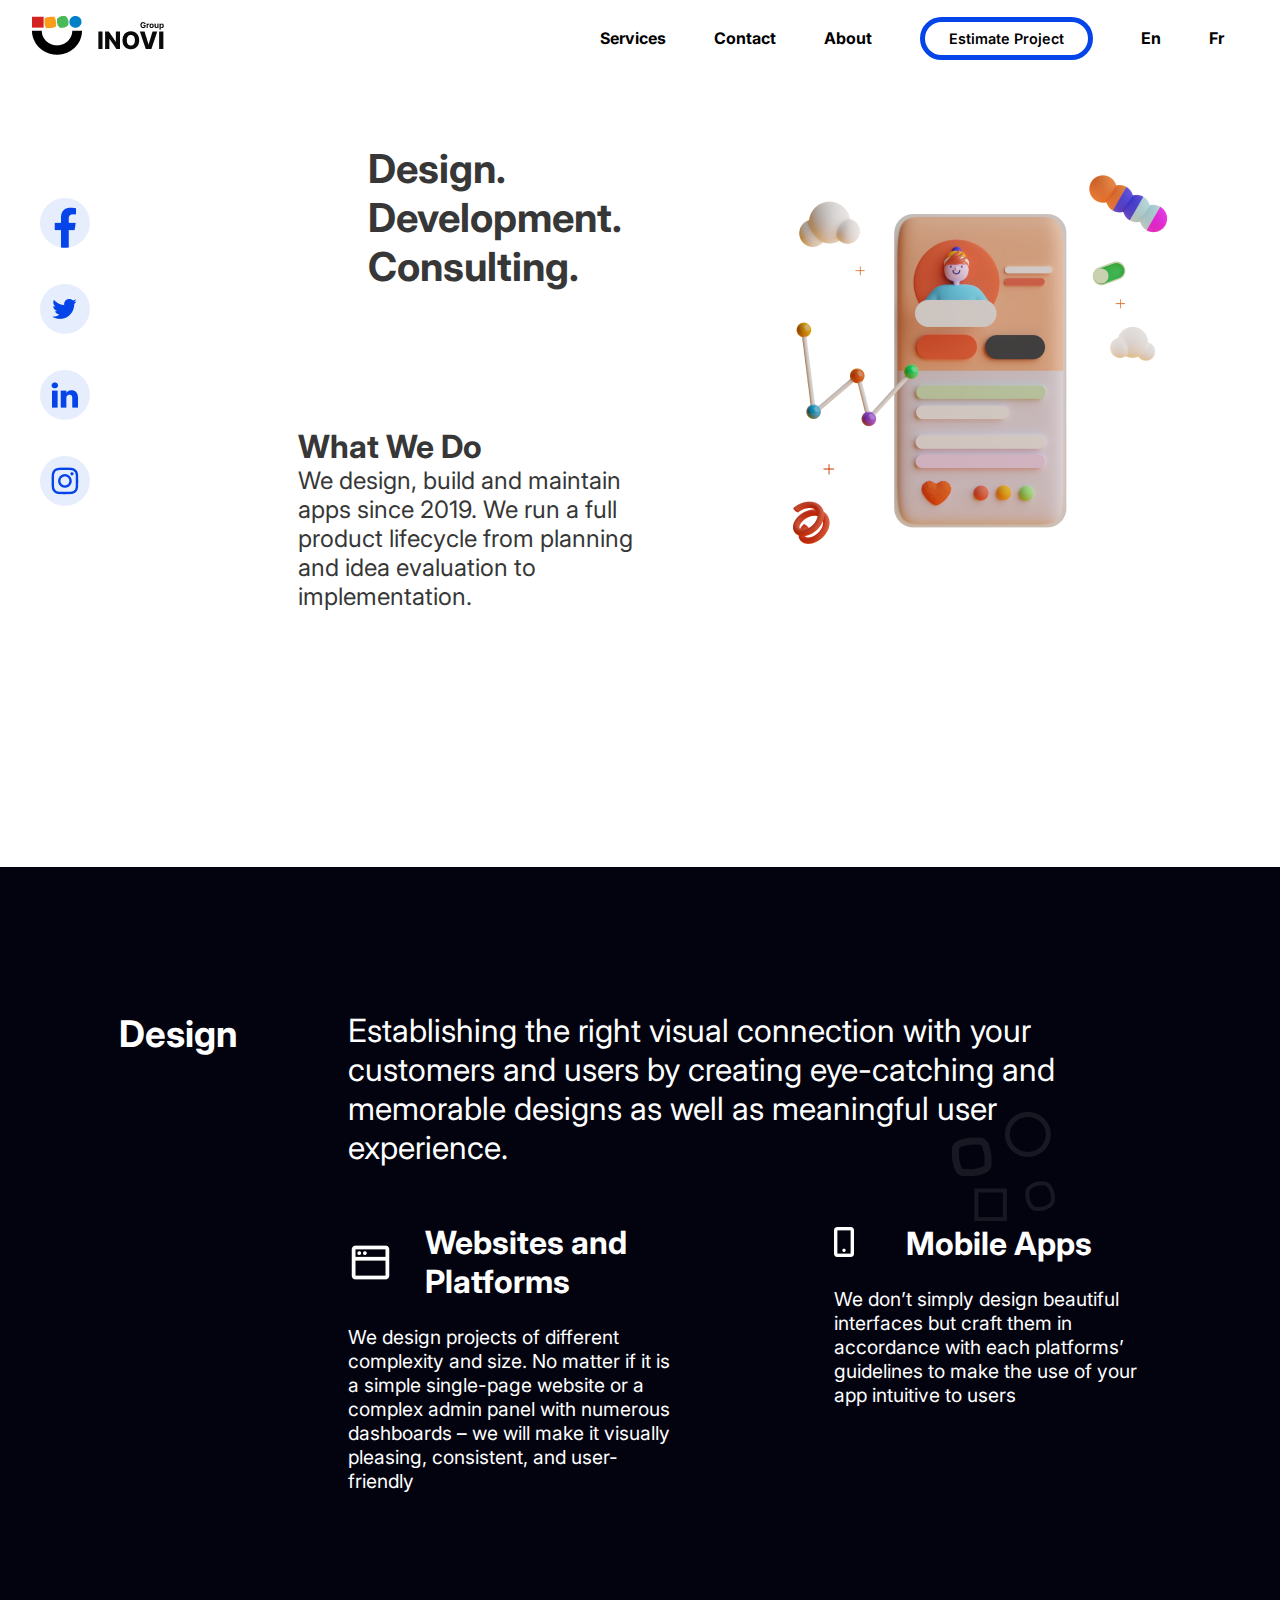
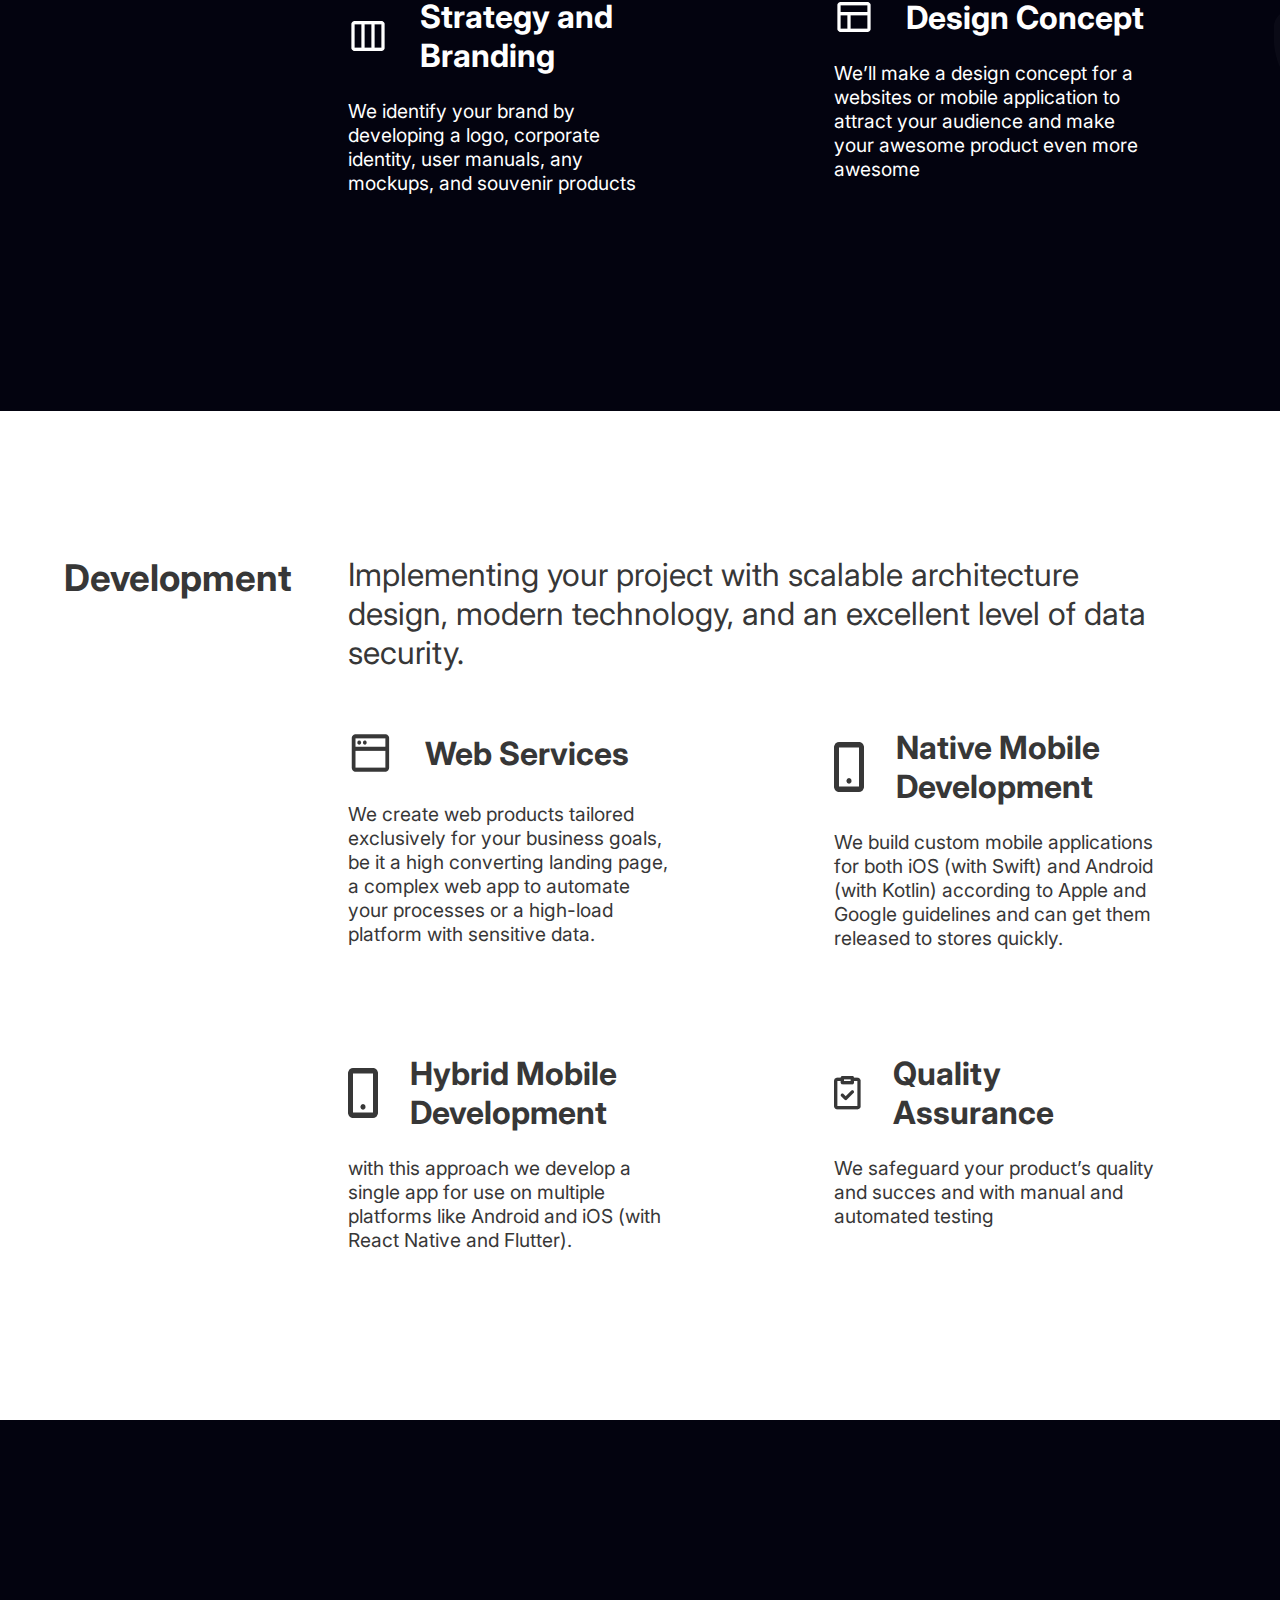
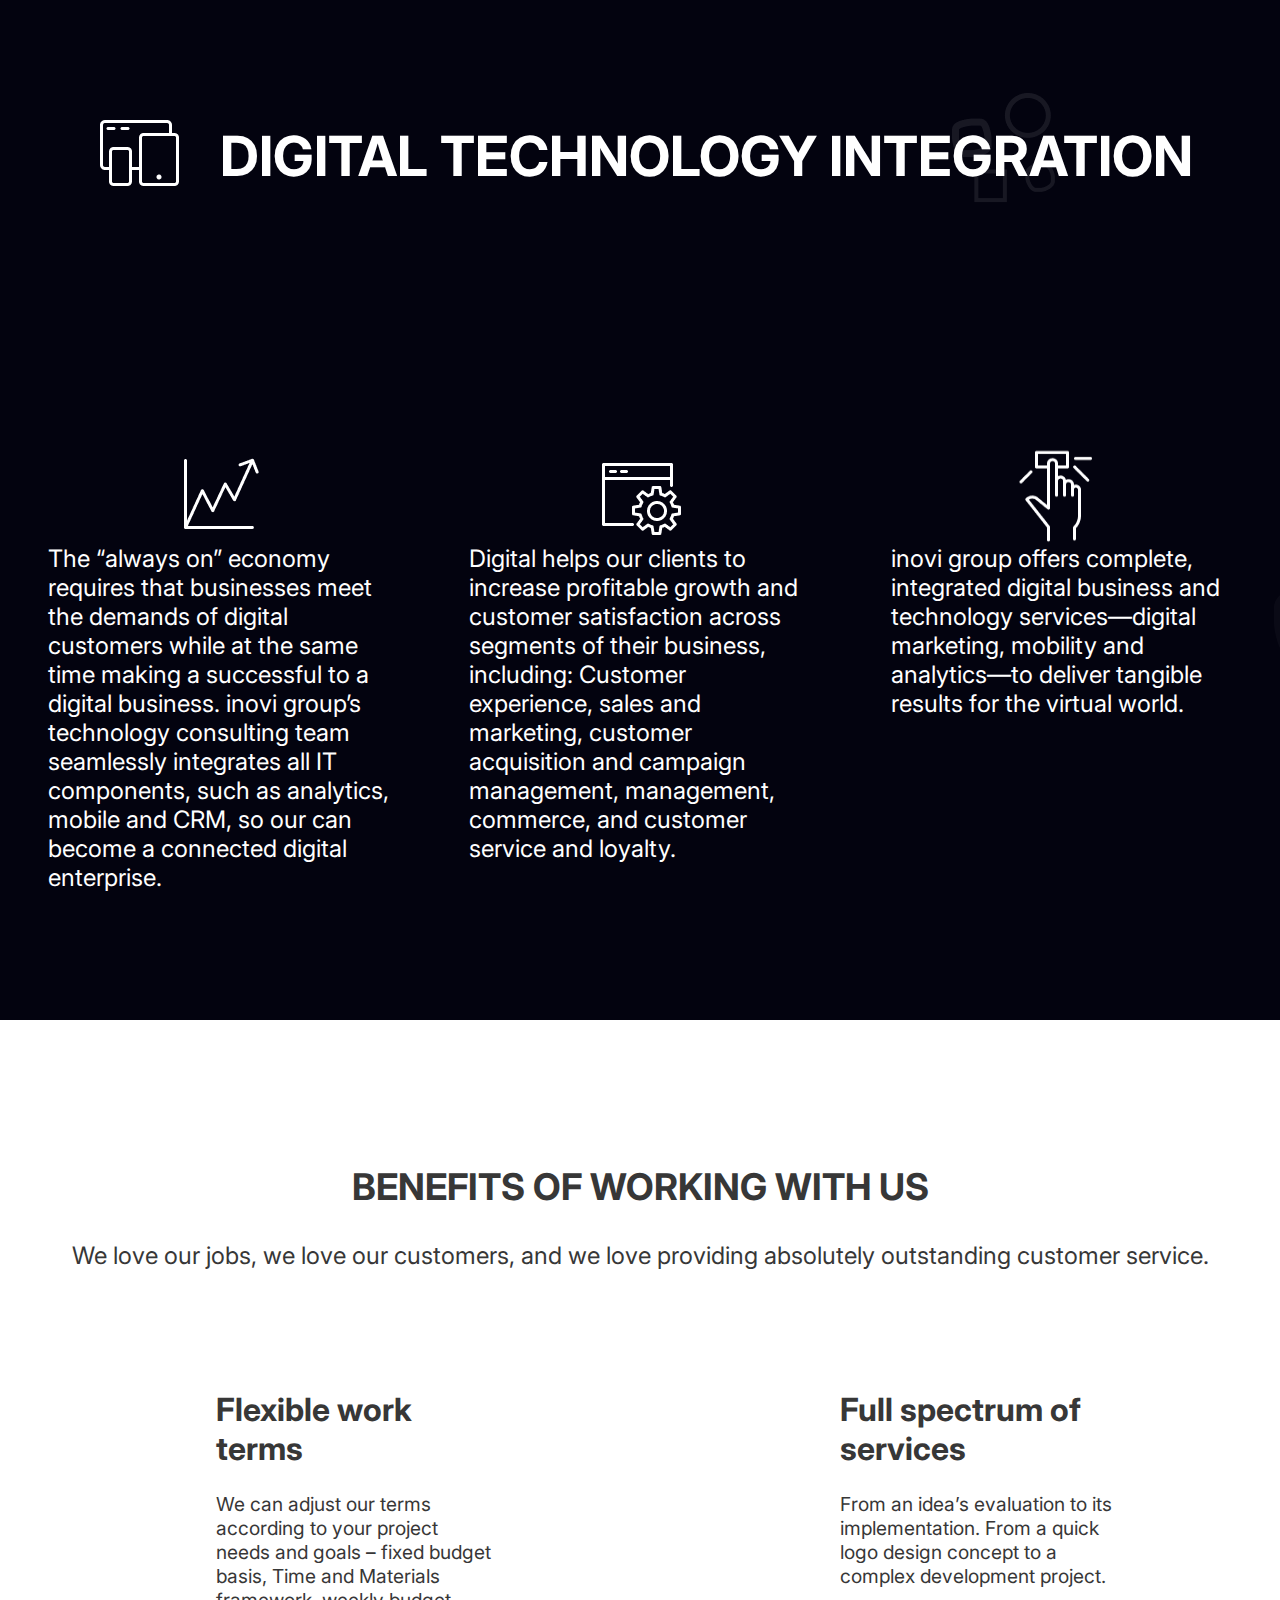
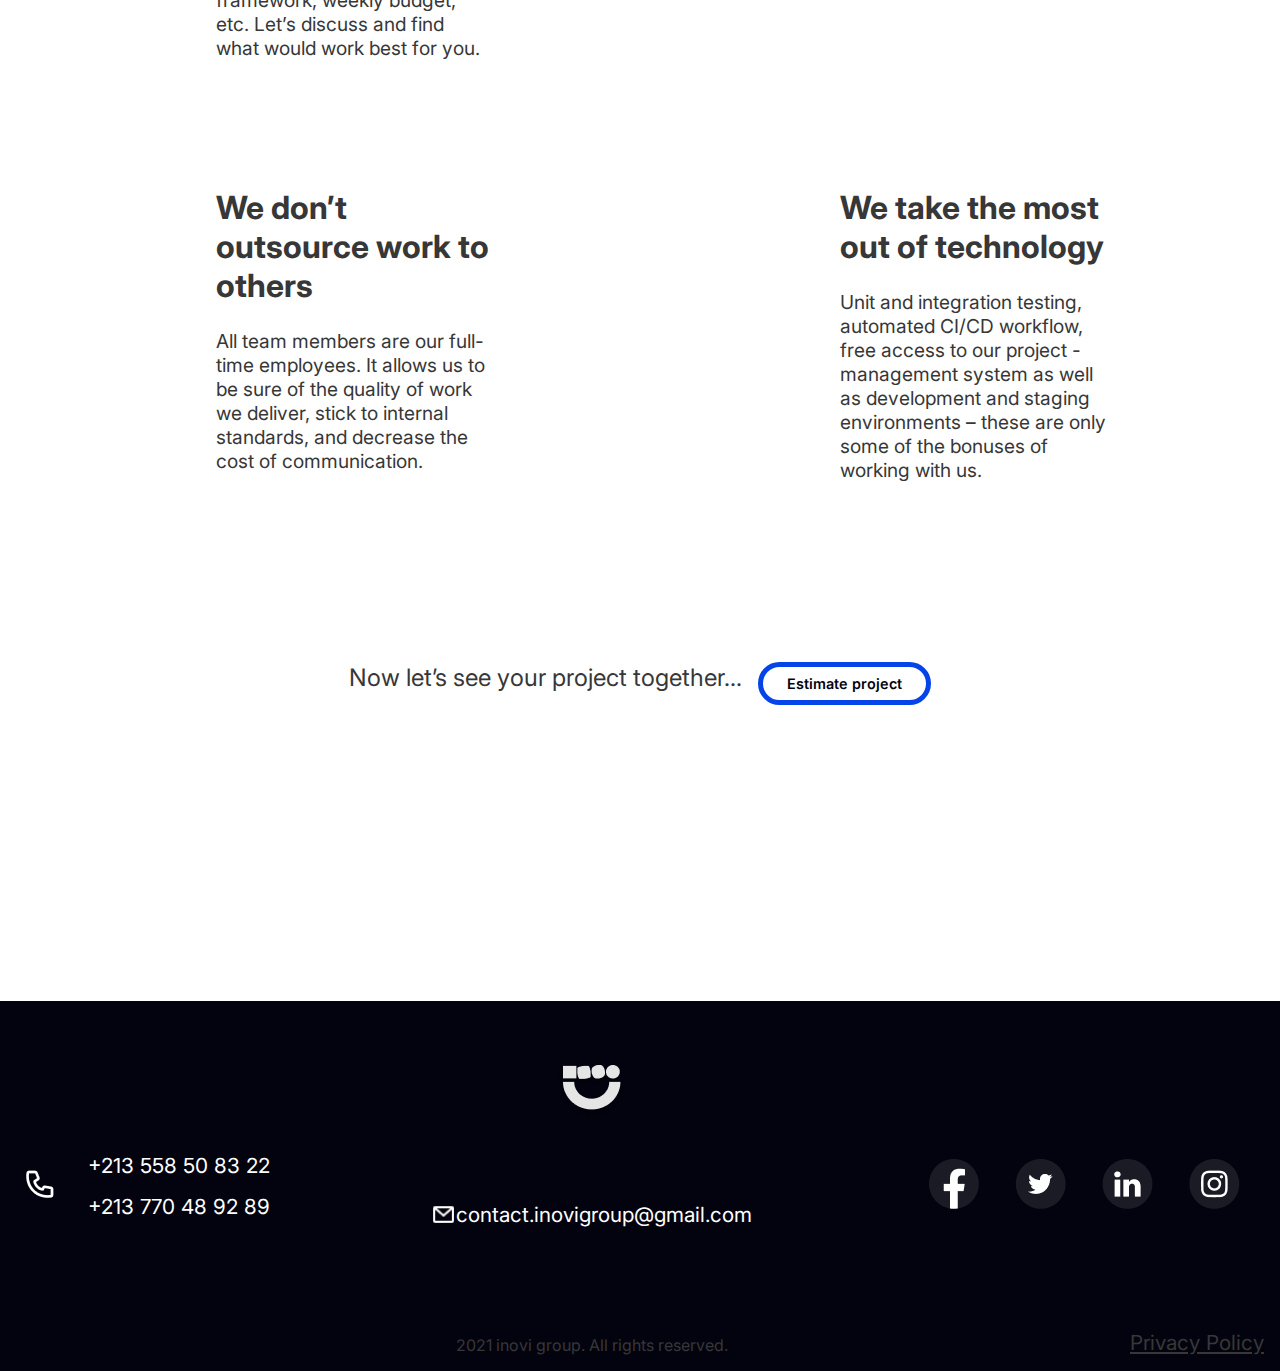
<file: index.html>
<!DOCTYPE html>
<html lang="en">

<head>
    <meta charset="UTF-8">
    <meta http-equiv="X-UA-Compatible" content="IE=edge">
    <meta name="viewport" content="width=device-width, initial-scale=1.0">
    <link rel="stylesheet" href="style.css">
    <link rel="stylesheet" href="media.css">
    <title>INOVI Group</title>
</head>

<body>
    <!-- --------------------------------------------------------- -->
    <!-- NAV BAR -->
    <!-- --------------------------------------------------------- -->
    <header>
        <nav>
            <div class="inovi-logo"><a href="#"><img src="/images/InoviLogo.png" alt="Inovi Group"></a></div>
                <ul id="nav-bar" class="nav-links">
                    <li><a href="/" class="nav-link-1">Services</a></li>
                    <!-- <li><a href="./product/product.html" class="nav-link-2">Products</a></li> -->
                    <li><a href="./contact/contact.html" class="nav-link-3">Contact</a></li>
                    <li><a href="./about/about.html" class="nav-link-4">About</a></li>
                    <li class='estimate-btn'><a href="./contact/contact.html"  class="nav-link-5">Estimate Project</a></li>
                    <div class="lang">
                        <li><a href="#" onclick="return false" language='english'>En</a></li>
                        <li><a href="#" onclick="return false"  language='french'>Fr</a></li>
                    </div>
                </ul>
            <div class="burger">
                <div class="line1"></div>
                <div class="line2"></div>
                <div class="line3"></div>
            </div>
        </nav>
    </header>
    <!-- --------------------------------------------------------- -->
    <!-- HERO SECTION -->
    <!-- --------------------------------------------------------- -->
    <section id="hero-section">
        <div class="social-media">
            <a href="#"><img src="./images/Facebook.png" alt="facebook"></a>
            <a href="#"><img src="./images/Twitter.png" alt="twitter"></a>
            <a href="#"><img src="./images/LinkedIn.png" alt="linkedin"></a>
            <a href="#"><img src="./images/Instagram.png" alt="instagram"></a>
        </div>
        <div class="hero-description">
            <div class="big-title">
                <h3 class="big-title-h3">Design. Development. Consulting.</h3>
            </div>
            <div class="description">
                <h4 class="big-desc-h4">What We Do</h4>
                <p class="big-desc-p"> We design, build and maintain apps since 2019. We run a full product lifecycle from planning and idea
                    evaluation to implementation.</p>
            </div>
        </div>
        <div class="hero-image">
            <img src="./images/hero_image.png" alt="INOVI">
        </div>
    </section>
    <!-- --------------------------------------------------------- -->
    <!-- design section -->
    <!-- --------------------------------------------------------- -->
    <section id="design-section">
        <div class="design-title">
            <h3>Design</h3>
        </div>
        <div class="design-description">
            <div class="design-title">
                <p class="design-title-p">Establishing the right visual connection with your customers and users by creating eye-catching and
                    memorable designs as well as meaningful user experience.</p>
            </div>
            <div class="design-cards">
                <div class="design-card-section">
                    <div class="card">
                        <div class="card-title">
                           <img src="./images/window.png" alt="icon"> 
                           <h4 class="design-card-title-1">Websites and Platforms</h4>
                        </div>
                        <div class="card-body">
                            <p class="design-card-body-1">We design projects of different complexity and size. No matter if it is a simple
                                single-page website or a complex admin panel with numerous dashboards – we will make it
                                visually pleasing, consistent, and user-friendly</p>
                        </div>
                    </div>
                    <div class="card">
                        <div class="card-title">
                            <img src="./images/mobile.png" alt="icon"> 
                            <h4 class="design-card-title-2">Mobile Apps</h4>
                        </div>
                        <div class="card-body">
                            <p  class="design-card-body-2">We don’t simply design beautiful interfaces but craft them in accordance with each platforms’ guidelines to make the use of your app intuitive to users</p>
                        </div>
                    </div>

                </div>
                <div class="design-card-section">
                    <div class="card">
                        <div class="card-title">
                            <img src="./images/board.png" alt="icon"> 
                            <h4 class="design-card-title-3">Strategy and Branding</h4>
                        </div>
                        <div class="card-body">
                            <p class="design-card-body-3">We identify your brand by developing a logo, corporate identity, user manuals, any mockups, and souvenir products</p>
                        </div>
                    </div>
                    <div class="card">
                        <div class="card-title">
                            <img src="./images/layout.png" alt="icon"> 
                            <h4 class="design-card-title-4">Design Concept</h4>
                        </div>
                        <div class="card-body">
                            <p  class="design-card-body-4">We’ll make a design concept for a websites or mobile application to attract your audience and make your awesome product even more awesome</p>
                        </div>
                    </div>

                </div>
            </div>
        </div>
    </section>
    <!-- --------------------------------------------------------- -->
    <!-- development section -->
    <!-- --------------------------------------------------------- -->
    <section id="development-section">
        <div class="development-title">
            <h3 class="development-title-big">Development</h3>
        </div>
        <div class="development-description">
            <div class="development-title">
                <p class="development-title-p">Implementing your project with scalable architecture design, modern technology, and an excellent level of data security.</p>
            </div>
            <div class="development-cards">
                <div class="development-card-section">
                    <div class="card">
                        <div class="card-title">
                            <img src="./images/window1.png" alt="icon">
                            <h4 class="development-card-title-1">Web Services</h4>
                        </div>
                        <div class="card-body">
                            <p class="development-card-body-1">We create web products tailored exclusively for your business goals, be it a high converting landing page, a complex web app to automate your processes or a high-load platform with sensitive data.</p>
                        </div>
                    </div>
                    <div class="card">
                        <div class="card-title">
                            <img src="./images/phone1.png" alt="icon">
                            <h4 class="development-card-title-2">Native Mobile Development</h4>
                        </div>
                        <div class="card-body">
                            <p class="development-card-body-2">We build custom mobile applications for both iOS (with Swift) and Android (with Kotlin)
                                according to Apple and Google guidelines and can get them released to stores quickly.
                            </p>
                        </div>
                    </div>

                </div>
                <div class="development-card-section">
                    <div class="card">
                        <div class="card-title">
                            <img src="./images/phone1.png" alt="icon">
                            <h4  class="development-card-title-3">Hybrid Mobile Development</h4>
                        </div>
                        <div class="card-body">
                            <p class="development-card-body-3">with this approach we develop a single app for use on multiple platforms like Android and
                                iOS (with React Native and Flutter).</p>
                        </div>
                    </div>
                    <div class="card">
                        <div class="card-title">
                            <img src="./images/check.png" alt="icon">
                            <h4  class="development-card-title-4">Quality Assurance</h4>
                        </div>
                        <div class="card-body">
                            <p class="development-card-body-4">We safeguard your product’s quality and succes and with manual and automated testing</p>
                        </div>
                    </div>

                </div>
            </div>
        </div>
    </section>
    <!-- --------------------------------------------------------- -->
    <!-- tech section -->
    <!-- --------------------------------------------------------- -->
    <section id="tech-section">
        <div class="tech-title">
            <img src="./images/devices.png" alt="inovi devices">
            <h2 class="tech-title-big">DIGITAL TECHNOLOGY INTEGRATION</h2>
        </div>
        <div class="tech-cards">
            <div class="card">
                <img src="./images/chart.png" alt="inovi growth">
                <p class="tech-card-1">The “always on” economy requires that businesses meet the demands of digital customers while at the
                    same time making a successful transition to a digital business. inovi group’s technology consulting
                    team seamlessly integrates all IT components, such as analytics, mobile and CRM, so our clients can
                    become a connected digital enterprise.</p>
            </div>
            <div class="card">
                <img src="./images/settings.png" alt="inovi digital help">
                <p class="tech-card-2">Digital helps our clients to increase profitable growth and customer satisfaction across segments of
                    their business, including: Customer experience, sales and marketing, customer acquisition and campaign management,  management, commerce, and customer service and loyalty.</p>
            </div>
            <div class="card">
                <img src="./images/click.png" alt="inovi integrated digital">
                <p class="tech-card-3">inovi group offers complete, integrated digital business and technology services—digital marketing,
                    mobility and analytics—to deliver tangible results for the virtual world.</p>
            </div>
        </div>
    </section>
    <!-- --------------------------------------------------------- -->
    <!-- work with us section -->
    <!-- --------------------------------------------------------- -->
    <section id="working-with-us-section">
        <div class="working-with-us-title">
            <h3 class="working-with-us-title-big">BENEFITS OF WORKING WITH US</h3>
        </div>
        <div class="working-with-us-description">
            <div class="working-with-us-title">
        <div class="working-with-us-description">
                <p class="working-with-us-description-title">We love our jobs, we love our customers, and we love providing absolutely outstanding customer
                    service.</p>
            </div>
            <div class="working-with-us-cards">
                <div class="working-with-us-card-section">
                    <div class="card">
                        <div class="card-title">
                            <h4 class="working-with-us-card-title-1">Flexible work terms</h4>
                        </div>
                        <div class="card-body">
                            <p class="working-with-us-card-body-1">We can adjust our terms according to your project needs and goals – fixed budget basis,
                                Time and Materials framework, weekly budget, etc. Let’s discuss and find what would work
                                best for you.</p>
                        </div>
                    </div>
                    <div class="card">
                        <div class="card-title">
                            <h4 class="working-with-us-card-title-2">Full spectrum of services</h4>
                        </div>
                        <div class="card-body">
                            <p class="working-with-us-card-body-2">From an idea’s evaluation to its implementation. From a quick logo design concept to a
                                complex development project.</p>
                        </div>
                    </div>

                </div>
                <div class="working-with-us-card-section">
                    <div class="card">
                        <div class="card-title">
                            <h4 class="working-with-us-card-title-3">We don’t outsource work to others</h4>
                        </div>
                        <div class="card-body">
                            <p class="working-with-us-card-body-3">All team members are our full-time employees. It allows us to be sure of the quality of
                                work we deliver, stick to internal standards, and decrease the cost of communication.
                            </p>
                        </div>
                    </div>
                    <div class="card">
                        <div class="card-title">
                            <h4 class="working-with-us-card-title-4">We take the most out of technology</h4>
                        </div>
                        <div class="card-body">
                            <p class="working-with-us-card-body-4">Unit and integration testing, automated CI/CD workflow, free access to our project
                                -management system as well as development and staging environments – these are only some
                                of the bonuses of working with us.</p>
                        </div>
                    </div>

                </div>
            </div>
            <div class="estimate-btn-section">
                <div class="estimate-txt">
                    <p class="estimate-txt-p">Now let’s see your project together...</p>
                </div>
                <div class="estimate-btn">
                    <a href="./contact/contact.html" class="estimate-txt-btn">Estimate project</a>
                </div>
            </div>
        </div>
    </section>
    <!-- --------------------------------------------------------- -->
    <!-- FOOTER-->
    <!-- --------------------------------------------------------- -->
    <footer id="footer-section">
        <div id='1' class="phone-numbers">
            <div class="phone-img">
                <img src="./images/call.png" alt="inovi phone numbers">
            </div>
            <div class="numbers">
                <p>+213 558 50 83 22</p>
                <p>+213 770 48 92 89</p>
            </div>
        </div>
        <div class="inovi-email">
            <div class="inovi-logo">
                <img src="./images/LOGO.png" alt="Inovi group logo">
            </div>
            <div class="email">
                <img src="./images/email.png" alt="email logo">
                <p>contact.inovigroup@gmail.com</p>
            </div>
            <div class="copy-right">
                <p class="copy-right-p">	&copy; 2021 inovi group. All rights reserved.</p>
            </div>
        </div>
        <div class="social-media">
            <div class="inovi-social">
                <a href="#"><img src="./images/Facebook1.png" alt="inovi facebook"></a>
                <a href="#"><img src="./images/Twitter1.png" alt="inovi twitter"></a>
                <a href="#"><img src="./images/LinkedIn1.png" alt="inovi linkedin"></a>
                <a href="#"><img src="./images/Instagram1.png" alt="inovi instagram"></a>
            </div>
            <div class="policy">
                <a href="#" class="policy-p">Privacy Policy</a>
            </div>
        </div>
    </footer>
    <script src="./app.js"></script>
    <script src="./translate_index.js"></script>
</body>
</html>
</file>
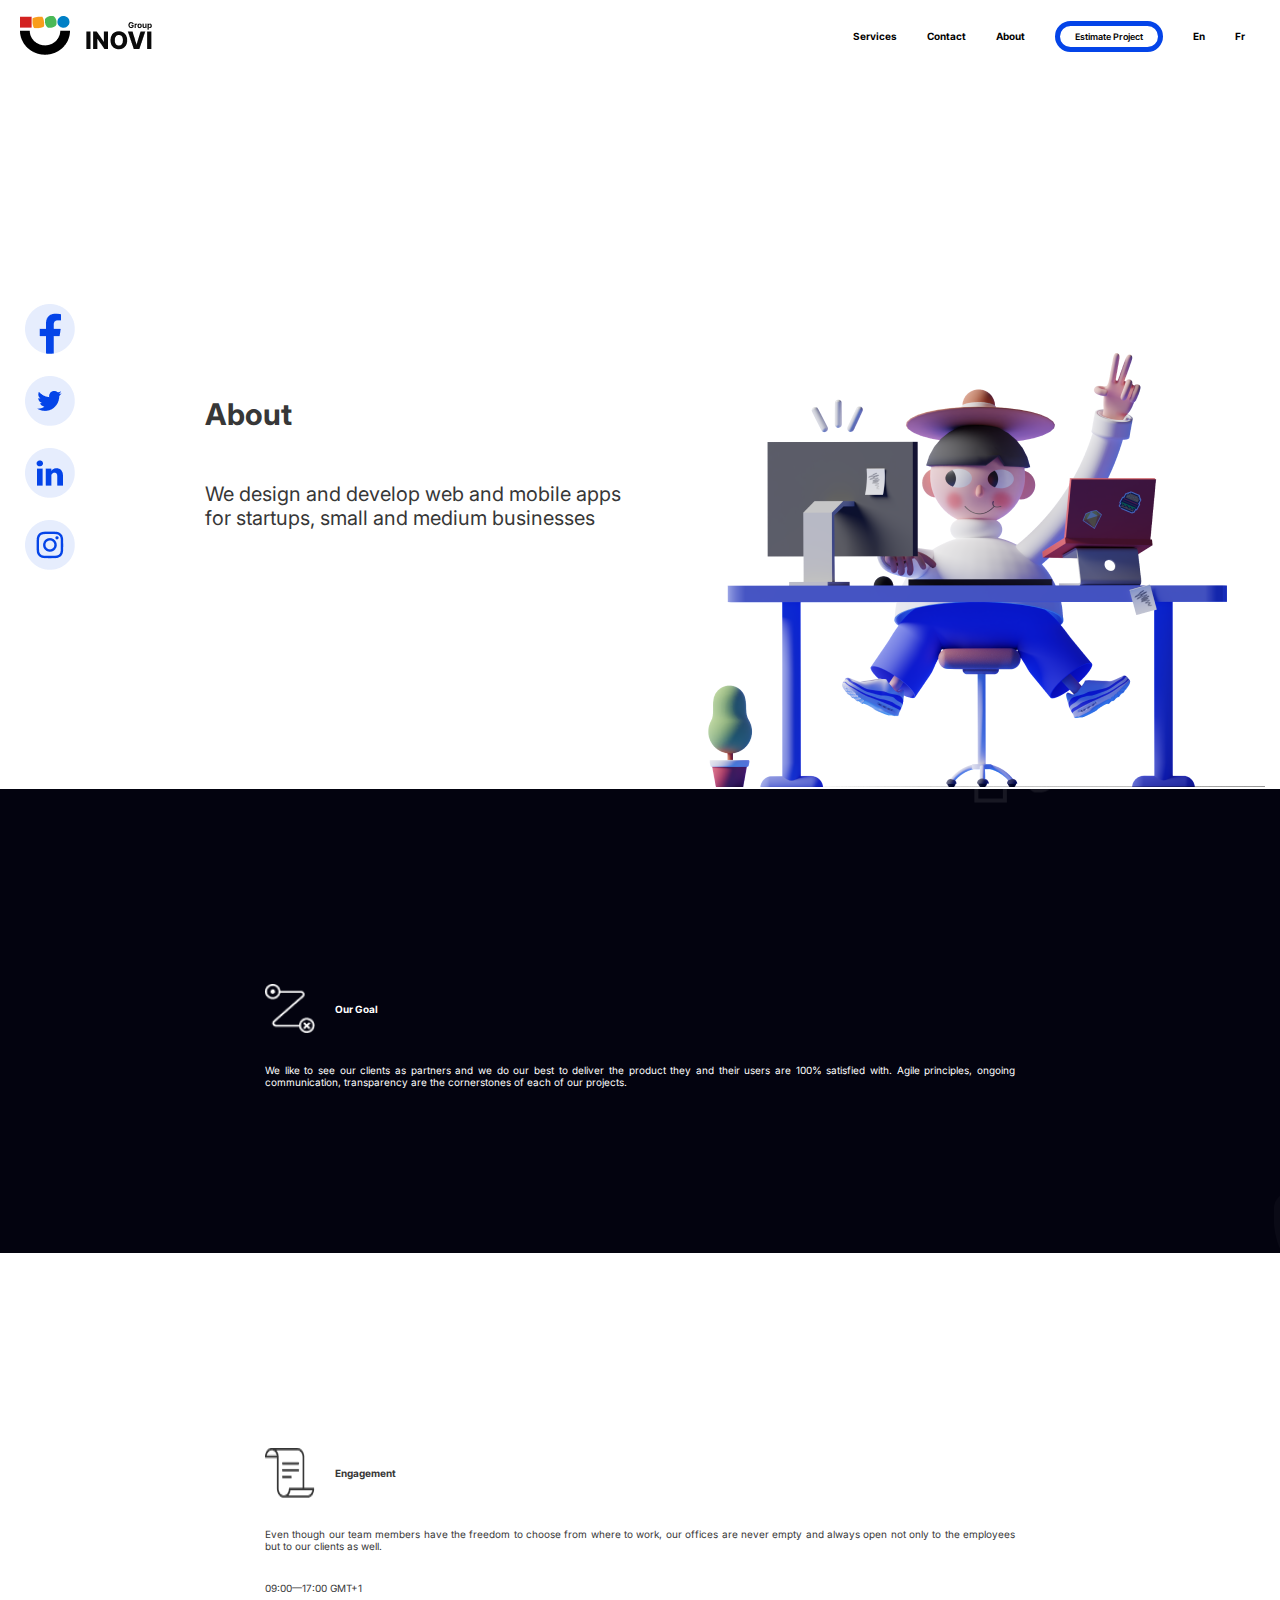
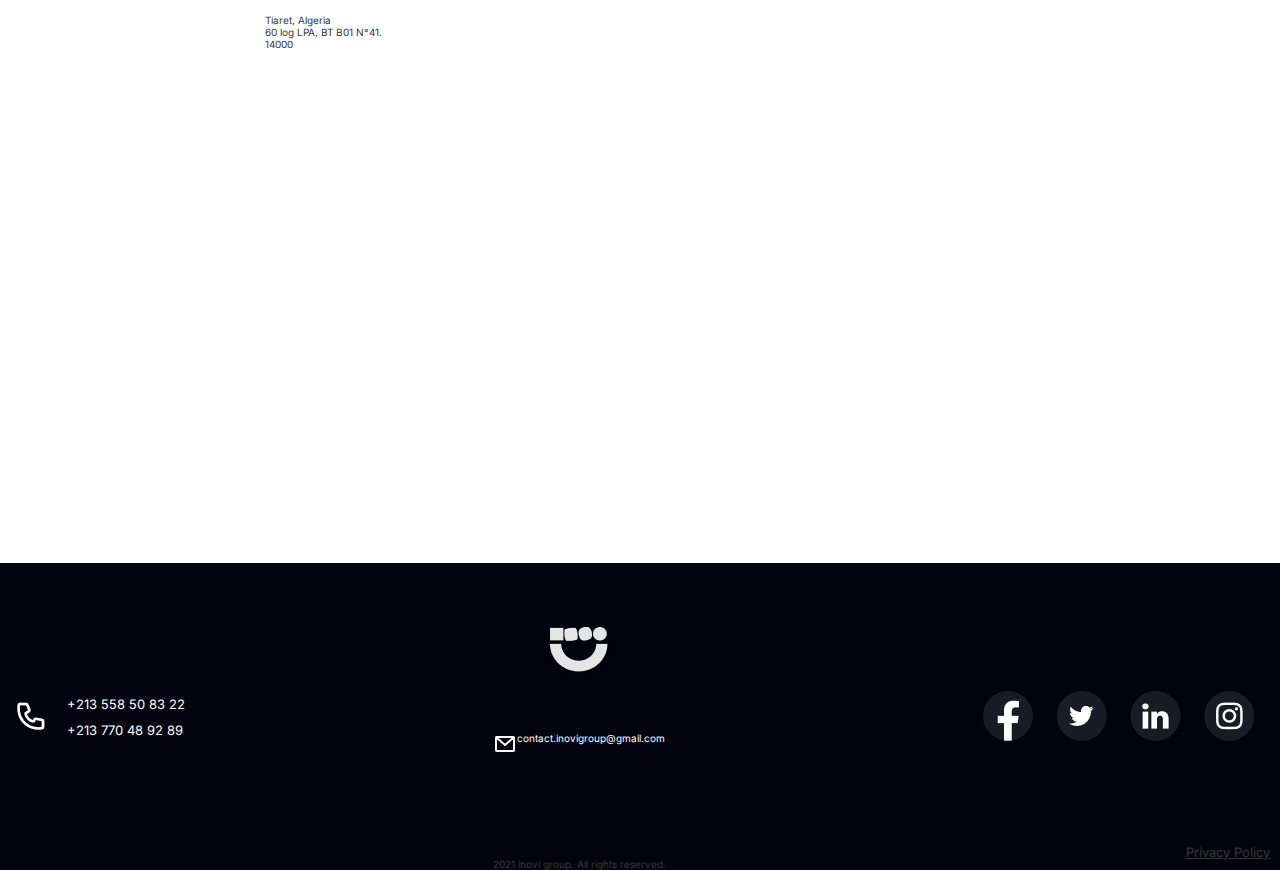
<file: about/about.html>
<!DOCTYPE html>
<html lang="en">
<head>
    <meta charset="UTF-8">
    <meta http-equiv="X-UA-Compatible" content="IE=edge">
    <meta name="viewport" content="width=device-width, initial-scale=1.0">
    <link rel="stylesheet" href="./about.css">
    <link rel="stylesheet" href="./media.css">
    <title>About</title>
</head>
<body>
    <!-- --------------------------------------------------------- -->
    <!-- NAV BAR -->
    <!-- --------------------------------------------------------- -->
    <header>
        <nav> 
            <div class="inovi-logo"><a href="#"><img src="/images/InoviLogo.png" alt="Inovi Group"></a></div>
            <ul class="nav-links">
                <li><a href="/" class="nav-link-1">Services</a></li>
                <!-- <li><a href="../product/product.html" class="nav-link-2">Products</a></li> -->
                <li><a href="../contact/contact.html" class="nav-link-3">Contact</a></li>
                <li><a href="#" class="nav-link-4">About</a></li>
                <li class='estimate-btn'><a href="../contact/contact.html" class="nav-link-5">Estimate Project</a></li>
                <div class="lang">
                    <li><a href="#" onclick="return false" language='english'>En</a></li>
                    <li><a href="#" onclick="return false"  language='french'>Fr</a></li>
            </ul>
        <div class="burger">
            <div class="line1"></div>
            <div class="line2"></div>
            <div class="line3"></div>
        </div>

        </nav>
    </header>
    <!-- --------------------------------------------------------- -->
    <!-- HERO SECTION -->
    <!-- --------------------------------------------------------- -->
    <section id="hero-section">
        <div class="social-media">
            <a href="#"><img src="../images/Facebook.png" alt="facebook"></a>
            <a href="#"><img src="../images/Twitter.png" alt="twitter"></a>
            <a href="#"><img src="../images/LinkedIn.png" alt="linkedin"></a>
            <a href="#"><img src="../images/Instagram.png" alt="instagram"></a>
        </div>
        <div class="hero-description">
            <div class="big-title">
                <h3 class="big-title-h3">About</h3>
            </div>
            <div class="description">
                <p class="big-desc">We design and develop web and mobile apps for startups, small and medium businesses</p>
            </div>
        </div>
        <div class="hero-image">
            <img src="./images/about-hero.png" alt="about INOVI">
        </div>
    </section>
    <!-- --------------------------------------------------------- -->
    <!-- GOAL SECTION -->
    <!-- --------------------------------------------------------- -->
    <section id="goals-section">
        <div class="about-description">
            <div class="title">
                <img src="./images/goals.png" alt="INOVI Goals">
                <h3 class="about-description-title">Our Goal</h3>
            </div>
            <div class="description">
                <p class="about-description-1">
                    We like to see our clients as partners and we do our best to deliver the product they and their users are 100% satisfied with. Agile principles, ongoing communication, transparency are the cornerstones of each of our projects.
                </p>
            </div>
        </div>
    </section>
    <!-- --------------------------------------------------------- -->
    <!-- ENGAGEMENT SECTION -->
    <!-- --------------------------------------------------------- -->
    <section id="engagement-section">
        
        <div class="about-description">
            <div class="title">
                <img src="./images/engagement.png" alt="INOVI Goals">
                <h3 class="engagement-title">Engagement</h3>
            </div>
            <div class="description">
                <p class="engagement-desc">
                    Even though our team members have the freedom to choose from where to work, our offices are never empty and always open not only to the employees but to our clients as well.
                </p>
            </div>
            <div class="open-time">
                <p>09:00—17:00 GMT+1</p>
            </div>
            <div class="inovi-address">
                <p>Tiaret, Algeria <br>
                    60 log LPA, BT B01 N°41. <br>
                    14000</p>
            </div>
        </div>
    </section>
    <!-- --------------------------------------------------------- -->
    <!-- FOOTER-->
    <!-- --------------------------------------------------------- -->
    
    <footer id="footer-section">
        <div class="phone-numbers">
            <div class="phone-img">
                <img src="../images/call.png" alt="inovi phone numbers">
            </div>
            <div class="numbers">
                <p>+213 558 50 83 22</p>
                <p>+213 770 48 92 89</p>
            </div>
        </div>
        <div class="inovi-email">
            <div class="inovi-logo">
                <img src="../images/LOGO.png" alt="Inovi group logo">
            </div>
            <div class="email">
                <img src="../images/email.png" alt="email logo">
                <p>contact.inovigroup@gmail.com</p>
            </div>
            <div class="copy-right">
                <p class="copy-right-p">&copy; 2021 inovi group. All rights reserved.</p>
            </div>
        </div>
        <div class="social-media">
            <div class="inovi-social">
                <a href="#"><img src="../images/Facebook1.png" alt="inovi facebook"></a>
                <a href="#"><img src="../images/Twitter1.png" alt="inovi twitter"></a>
                <a href="#"><img src="../images/LinkedIn1.png" alt="inovi linkedin"></a>
                <a href="#"><img src="../images/Instagram1.png" alt="inovi instagram"></a>
            </div>
            <div class="policy">
                <a href="#" class="policy-p">Privacy Policy</a>
            </div>
        </div>
    </footer>
    <script src="./translate_about.js"></script>
    <script src="../app.js"></script>
</body>
</html>
</file>
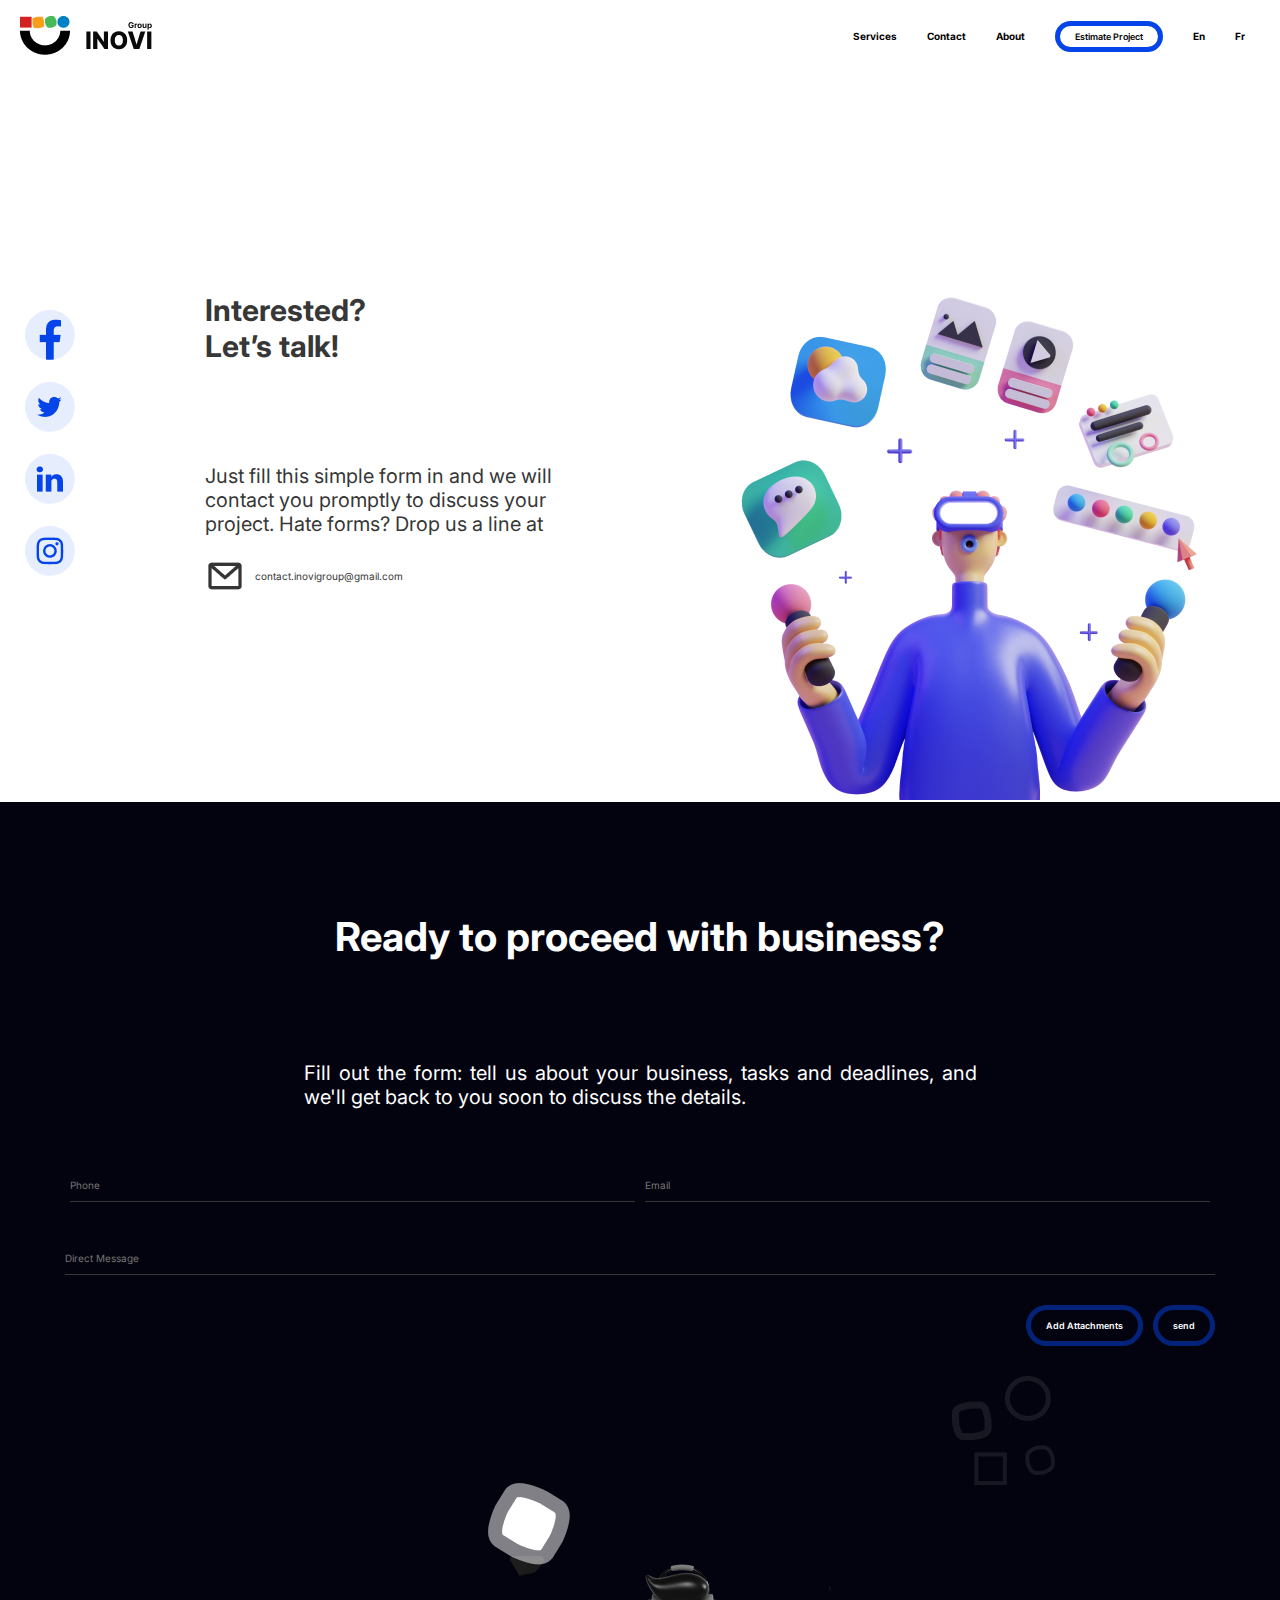
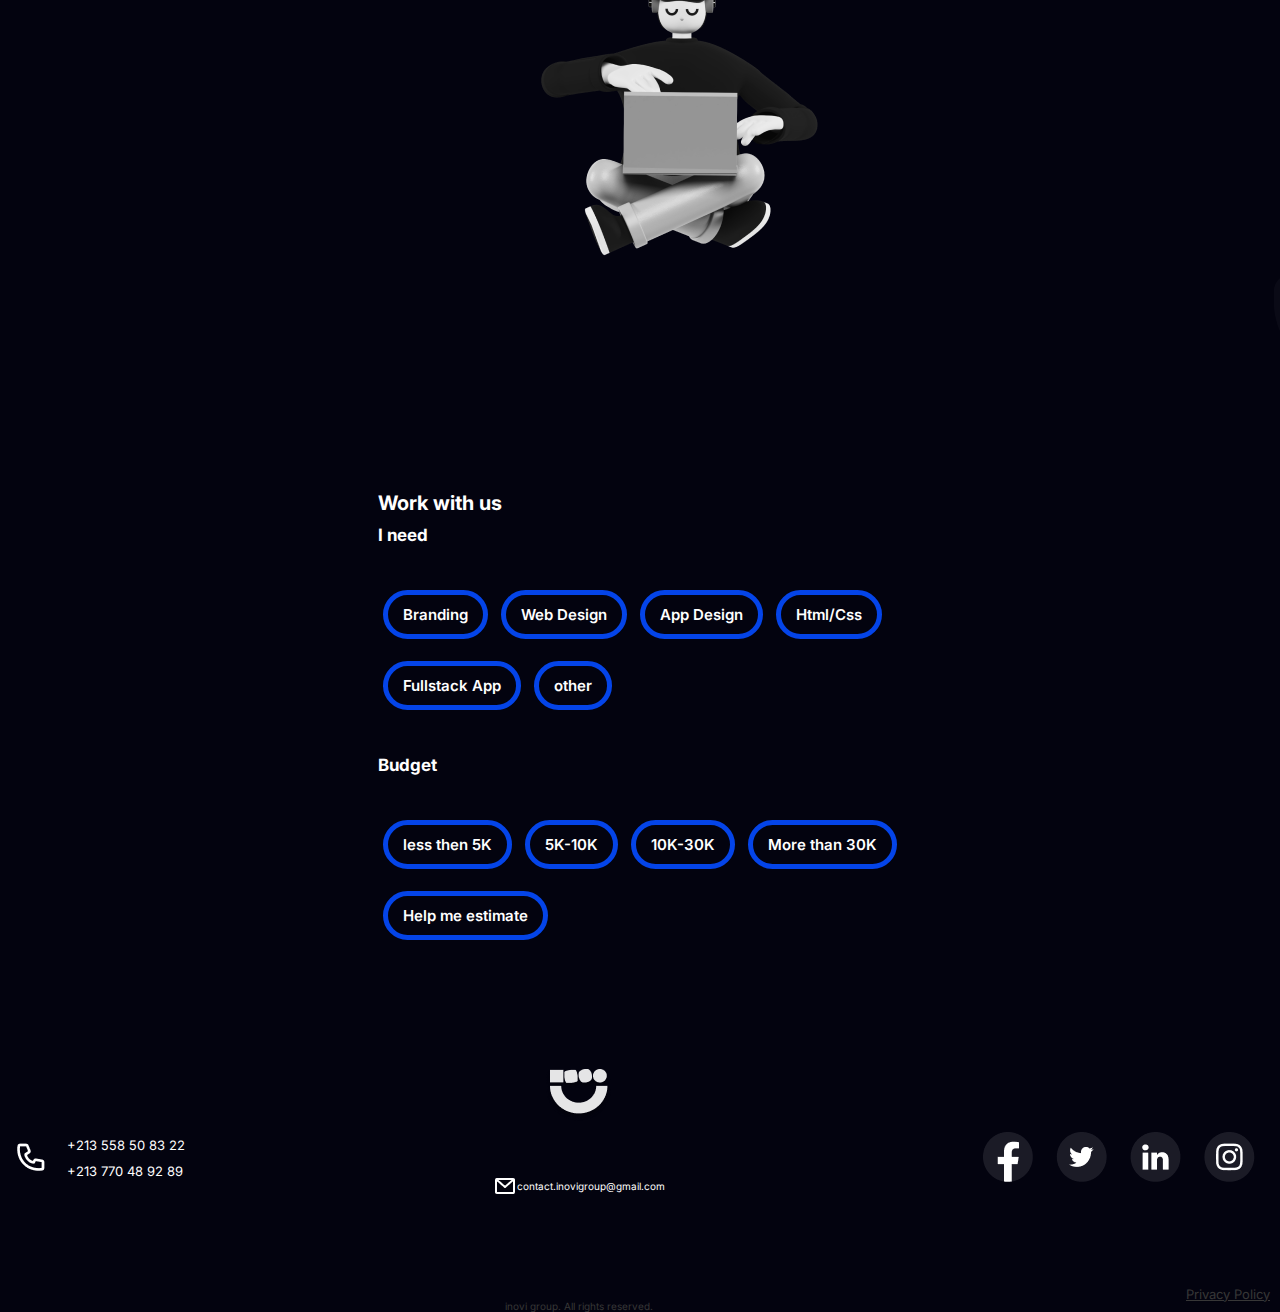
<file: contact/contact.html>
<!DOCTYPE html>
<html lang="en">
<head>
    <meta charset="UTF-8">
    <meta http-equiv="X-UA-Compatible" content="IE=edge">
    <meta name="viewport" content="width=device-width, initial-scale=1.0">
    <link rel="stylesheet" href="./contact.css">
    <link rel="stylesheet" href="./media.css">
    <title>Contact</title>
</head>
<body>
    <!-- --------------------------------------------------------- -->
    <!-- NAV BAR -->
    <!-- --------------------------------------------------------- -->
    <header>
        <nav>
            <div class="inovi-logo"><a href="#"><img src="/images/InoviLogo.png" alt="Inovi Group"></a></div>
                <ul class="nav-links">
                    <li><a href="/" class="nav-link-1">Services</a></li>
                    <!-- <li><a href="../product/product.html" class="nav-link-2">Products</a></li> -->
                    <li><a href="#" class="nav-link-3">Contact</a></li>
                    <li><a href="../about/about.html" class="nav-link-4">About</a></li>
                    <li class='estimate-btn'><a href="#" class="nav-link-5">Estimate Project</a></li>
                <div class="lang">
                    <li><a href="#" onclick="return false" language='english'>En</a></li>
                    <li><a href="#" onclick="return false"  language='french'>Fr</a></li>
                </div>
                </ul>
            <div class="burger">
                <div class="line1"></div>
                <div class="line2"></div>
                <div class="line3"></div>
            </div>

        </nav>
    </header>
    <!-- --------------------------------------------------------- -->
    <!-- HERO SECTION -->
    <!-- --------------------------------------------------------- -->
    <section id="hero-section">
        <div class="social-media">
            <a href="#"><img src="../images/Facebook.png" alt="facebook"></a>
            <a href="#"><img src="../images/Twitter.png" alt="twitter"></a>
            <a href="#"><img src="../images/LinkedIn.png" alt="linkedin"></a>
            <a href="#"><img src="../images/Instagram.png" alt="instagram"></a>
        </div>
        <div class="hero-description">
            <div class="big-title">
                <h3 class="big-title-1">Interested?</h3>
                <h3 class="big-title-2">Let’s talk!</h3>
            </div>
            <div class="description">
                <p class="description-txt">Just fill this simple form in and we will contact you promptly to discuss your project. Hate forms? Drop us a line at  </p>
            </div>
            <div class="email"> 
                <img src="./images/email.png" alt="">
                <p>contact.inovigroup@gmail.com</p>
            </div>
        </div>
        <div class="hero-image">
            <img src="./images/contact-hero.png" alt="Contact INOVI">
        </div>
    </section>
    <!-- --------------------------------------------------------- -->
    <!-- ESTIMATE SECTION -->
    <!-- --------------------------------------------------------- -->
    <section id="estimate-section">
    
        <div class="estimate-description">
            <div class="title">
                <h1 class="estimate-title">Ready to proceed with business?</h1>
            </div>
            <div class="description">
                <p class="estimate-desc">Fill out the form: tell us about your business, tasks and deadlines, and we'll get back to you soon to discuss the details.</p>
            </div>
        </div>
        <div class="estimate-tool">
            <div class="tool">
                <h3 class="estimate-tool-title">Work with us </h3>
                <h4 class="estimate-tool-needs">I need </h4>
                <div class="estimate-tool-btns">
                    <button class='estimate-tool-btn'>Branding</button>
                    <button class='estimate-tool-btn'>Web Design</button>
                    <button class='estimate-tool-btn'>App Design</button>
                    <button class='estimate-tool-btn'>Html/Css</button> <br> <br>
                    <button class='estimate-tool-btn'>Fullstack App</button> 
                    <button class='estimate-tool-btn'>other</button> 
                </div>
                <h4 class="estimate-tool-budget">Budget </h4>
                <div class="estimate-tool-btns">
                    <button class='estimate-tool-btn'>less then 5K</button>
                    <button class='estimate-tool-btn'>5K-10K</button>
                    <button class='estimate-tool-btn'>10K-30K</button>
                    <button class='estimate-tool-btn'>More than 30K</button> <br> <br>
                    <button class='estimate-tool-btn'>Help me estimate</button> 
                </div>
            </div>
            <div class="estimate-img">
            <img src="./images/estimate.png" alt="estimate tool INOVI">
            </div>

            <div class="estimate-tool-inputs">
                <form method="POST" class="contact-form">
                    <div class="inputs-one">
                        <input type="text" placeholder="Phone" class="inputs-one-phone">
                        <input type="text" placeholder="Email"
                        class="inputs-one-email"
                        >
                    </div>
                    <div class="inputs-two">
                        <input type="text" placeholder="Direct Message"  class="inputs-one-direct-msg">
                    </div>
                    <div class="send-btn">
                        <button class='estimate-tool-btn-form estimate-tool-attachment'><img src="./images/attachment.svg" alt="attachments"> Add Attachments</button> 
                        <button id='send-email' class='estimate-tool-btn-form estimate-tool-send'>Send <img src="./images/send.svg" alt="send"></button> 
                    </div>
                </form>
            </div>
        </div>
    </section>
    <!-- --------------------------------------------------------- -->
    <!-- FOOTER-->
    <!-- --------------------------------------------------------- -->
    
    <footer id="footer-section">
        <div class="phone-numbers">
            <div class="phone-img">
                <img src="../images/call.png" alt="inovi phone numbers">
            </div>
            <div class="numbers">
                <p>+213 558 50 83 22</p>
                <p>+213 770 48 92 89</p>
            </div>
        </div>
        <div class="inovi-email">
            <div class="inovi-logo">
                <img src="../images/LOGO.png" alt="Inovi group logo">
            </div>
            <div class="email">
                <img src="../images/email.png" alt="email logo">
                <p>contact.inovigroup@gmail.com</p>
            </div>
            <div class="copy-right">
                <p class="copy-right-p">	&copy; 2021 inovi group. All rights reserved.</p>
            </div>
        </div>
        <div class="social-media">
            <div class="inovi-social">
                <a href="#"><img src="../images/Facebook1.png" alt="inovi facebook"></a>
                <a href="#"><img src="../images/Twitter1.png" alt="inovi twitter"></a>
                <a href="#"><img src="../images/LinkedIn1.png" alt="inovi linkedin"></a>
                <a href="#"><img src="../images/Instagram1.png" alt="inovi instagram"></a>
            </div>
            <div class="policy">
                <a href="#" class="policy-p">Privacy Policy</a>
            </div>
        </div>
    </footer>

    <script src="https://smtpjs.com/v3/smtp.js"></script>
    <script src="./translate_contact.js"></script>
    <script src="./send_mail.js"></script>
    <script src="../app.js"></script>
</body>
</html>
</file>
<file: style.css>
@import url('https://fonts.googleapis.com/css2?family=Inter:wght@500;600;700&display=swap');

*{
    padding: 0;
    margin: 0;
    box-sizing: border-box;
    font-family: 'Inter', sans-serif;
}
a {
    text-decoration: none;
    color: black;
}

/* --------------------------------------------------------------------- */
/* NAV BAR */
/* --------------------------------------------------------------------- */
header nav {
    position: fixed;
    top: 0;
    left: 0;
    width: 100vw;
    display: flex;
    justify-content: space-between;
    align-items: center;
    padding: 1rem 2rem;
    background: #fff;
    min-height: 8vh;
}

.nav-links {
    display: flex;
    justify-content: space-between;
    list-style: none;
}

.nav-links li {
    margin: 0 1.5rem;
}

.nav-links a {
    font-weight: 700;

}

.estimate-btn a {
    border: 5px solid #0444E8;
    font-weight: 600;
    font-size: 0.9rem;
    height: 100%;
    padding: 0.5rem 1.5rem;
    overflow: visible;
    border-radius: 33px;
    -webkit-border-radius: 33px;
    -moz-border-radius: 33px;
    -ms-border-radius: 33px;
    -o-border-radius: 33px;
}
.nav-links .lang{
    display: flex;
}
header nav .burger{
    display: none;
    cursor: pointer;
    outline: none;
}

header nav .burger div{
    width: 25px;
    height: 3px;
    background: #03030F;
    margin: 5px;
}



/* --------------------------------------------------------------------- */
/* hero section*/
/* --------------------------------------------------------------------- */
#hero-section {
    margin-top: 8vh;
    display: flex;
    justify-content: space-between;
    padding: 1.5rem;
    padding-bottom: 20%;
}

#hero-section .social-media {
    display: flex;
    flex-direction: column;
    justify-content: center;
    padding: 0 1rem;
}

#hero-section .social-media a{
    margin: 1rem 0;
}

#hero-section .hero-description {
    display: flex;
    flex-direction: column;
    justify-content: space-between;
    padding: 0 6rem 0 12rem;
}

#hero-section .hero-description .big-title h3 {
    font-size: 2.5rem;
    margin-top: 3rem;
    margin-left: 20%;
    color: #373737;
}

#hero-section .hero-description .description h4 {
    font-size: 2rem;
    color: #373737;
}

#hero-section .hero-description .description p {
    font-size: 1.5rem;
    color: #373737;
}

/* --------------------------------------------------------------------- */
/* design section*/
/* --------------------------------------------------------------------- */
#design-section {
    display: grid;
    grid-template-columns: 1fr 3fr;
    padding: 10% 1.5rem;
    background: #03030F;
    background-image: url('./images/background.png');
    background-repeat: no-repeat;
    background-position: center;
    color: #fff;
}

#design-section .design-title,
#development-section .development-title,
#working-with-us-section .working-with-us-title {
    padding: 1rem;
    font-size: 2rem;
    text-align: center;
}

.working-with-us-description-title{
    margin-top: -3rem;
    margin-bottom: 5rem;
    font-size: 1.5rem;
}
#working-with-us-section .working-with-us-description .working-with-us-title {
    text-align: center;
}

#design-section .design-description .design-title,
#development-section .development-description .development-title {
    text-align: left;
    width: 90%;
}

#design-section .design-title h3,
#development-section .development-title h3,
#working-with-us-section .working-with-us-title h3 {
    font-size: 2.3rem;
}

#design-section .design-cards,
#development-section .development-cards,
#working-with-us-section .working-with-us-cards {
    display: grid;
    grid-template-rows: 1fr 1fr;
    gap: 5rem;
    padding: 1rem;
}

#design-section .design-card-section,
#development-section .development-card-section,
#working-with-us-section .working-with-us-card-section {
    display: grid;
    grid-template-columns: 1fr 1fr;
    gap: 5rem;
}

#design-section .design-card-section .card,
#development-section .development-card-section .card,
#working-with-us-section .working-with-us-card-section .card {
    width: 80%;
}

#design-section .design-card-section .card .card-title,
#development-section .development-card-section .card .card-title,
#working-with-us-section .working-with-us-card-section .card-title {
    display: flex;
    align-items: center;
    text-align: left;
    padding: 1.5rem 0;
    font-size: 2rem;
}

#design-section .design-card-section .card .card-title img,
#development-section .development-card-section .card .card-title img,
#working-with-us-section .working-with-us-card-section .card-title img {
    display: flex;
    align-items: center;
    margin-right: 2rem;
}

#design-section .design-card-section .card .card-body p,
#development-section .development-card-section .card .card-body p,
#working-with-us-section .working-with-us-card-section .card-body p {
    text-align: left;
    font-size: 1.2rem;
}

/* --------------------------------------------------------------------- */
/* development section*/
/* --------------------------------------------------------------------- */

#development-section {
    display: grid;
    grid-template-columns: 1fr 3fr;
    padding: 10% 1.5rem;
    color: #373737;
}

/* --------------------------------------------------------------------- */
/* tech section*/
/* --------------------------------------------------------------------- */
#tech-section {
    display: grid;
    grid-template-rows: 1fr 1fr;
    gap: 3rem;
    padding: 10% 1.5rem;
    background: #03030F;
    background-image: url('./images/background.png');
    background-repeat: no-repeat;
    background-position: center;
    color: #fff;
}

#tech-section .tech-title {
    display: flex;
    justify-content: center;
    align-items: center;
    font-size: 2.3rem;
    margin-bottom: 2rem;
}

#tech-section .tech-title img {
    width: 6.25rem;
    height: 6.25rem;
    margin-right: 2rem;
}


#tech-section .tech-cards {
    display: grid;
    grid-template-columns: 1fr 1fr 1fr;
    padding: 0 1.5rem;
    gap: 5rem;
    font-size: 1.5rem;
    text-align: left;
}

#tech-section .tech-cards .card {
    display: flex;
    flex-direction: column;
    align-items: center;
}

#tech-section .tech-cards .card img {
    width: 6.25rem;
    height: 6.25rem;
}

/* --------------------------------------------------------------------- */
/* work with us section*/
/* --------------------------------------------------------------------- */
#working-with-us-section {
    display: grid;
    grid-template-rows: 1fr;
    align-items: center;
    gap: 3rem;
    padding: 10% 1.5rem;
    color: #373737;
}

#working-with-us-section .working-with-us-card-section .card {
    padding-left: 10rem;

}

#working-with-us-section .estimate-btn-section {
    display: flex;
    justify-content: center;
    align-items: center;
    margin: 10rem 0;
}

#working-with-us-section .estimate-btn-section .estimate-txt {
    font-size: 1.5rem;
    margin-right: 1rem;
}

#working-with-us-section .estimate-btn-section .estimate-btn a {
    color: #03030F;
}
/* -------------------------------------------------------------------- */
/* footer*/
/* -------------------------------------------------------------------- */
#footer-section{
    position: relative;
    display: flex;
    justify-content: space-between;
    background: #03030F;
    color: #fff;
    padding: 5% 1.5rem;
}

#footer-section .phone-numbers{
    display: flex;
    align-items: center;
}

#footer-section .phone-numbers .numbers{
    margin-left: 2rem;
}
#footer-section .phone-numbers .numbers p{
    padding: .5rem 0;
    font-size: 1.3rem;
}

#footer-section .inovi-email .copy-right{
    display: flex;
    padding: 1rem 0;
}

#footer-section .inovi-email{
   display: flex;
   flex-direction: column;
   justify-content: space-between; 
   align-items: center;
}
#footer-section .inovi-email .copy-right{
    position: absolute;
    bottom: 0;
    color: #373737;
}

#footer-section .inovi-email .email{
    display: flex;
    margin: 5rem 0;
    font-size: 1.3rem;
}

#footer-section .social-media{
    display: flex;
    flex-direction: column;
    justify-content: center;
    align-items: flex-end; 
}
#footer-section .social-media .inovi-social a{
    margin: 0 1rem;
}

#footer-section .social-media .policy{
    position: absolute;
    bottom: 1rem;
    right: 1rem;
}

#footer-section .social-media .policy a{
    text-decoration: underline;
    font-size: 1.3rem;
    color: #373737;
}
</file>
<file: media.css>
/* ----------------------------------------------------------- */
/* MEDIA QUERY */
/* ----------------------------------------------------------- */
@media only screen and (min-device-width : 250px) and (max-device-width : 379px){
    *{
        font-size: 6px;
    }
     .nav-links{
         flex-direction: column;
         justify-content: space-around;
         align-items: center;
         z-index: 99;
     }
     .nav-links li{
         margin: 2rem;
     }
     .nav-links a{
         font-size: 1.5rem;
         color: #fff;
     }
     .estimate-btn a {
        color: #fff;
        padding:  1.5rem;
        overflow: visible;
    }
     .nav-links{
         display: none;
         background-color: #03030F;
         color: #fff;
         width: 60%;
         position: absolute;
         right: 0;
         top: 8vh;
         height: 88vh;
}
    .nav-links.nav-active{
        display: flex;
}

header nav .burger{
    display: block;
}
     /* --------------------------------------------------------------------- */
/* hero section*/
/* --------------------------------------------------------------------- */
     #hero-section{
         flex-direction: column-reverse;
         align-items: center;
         justify-content: center;
         width: 100vw;
         margin: 0 ;
         margin-top: 8vh;
     }
     #hero-section .social-media{
         flex-direction: row;
         margin-top: 3rem;
     }

     #hero-section .social-media a img{
         width: 40px;
         height: 40px;
         margin: 0 1.5rem;
     }
     #hero-section .hero-description h4{
         text-align: center;
         font-size: 2rem;
         margin-bottom: 1rem;
     }
     #hero-section .hero-description .big-title{
         width: 100%;
         margin-left: 0rem;
        }
    #hero-section .hero-description .big-title h3 {
         margin-left: 0rem;
         font-size: 2.5rem;
         margin-bottom: 3rem;
         width: 100%;
         text-align: center;
         white-space: nowrap;
     }
     #hero-section .hero-image img{
         width:  100%;
     }

/* --------------------------------------------------------------------- */
/* design section*/
/* --------------------------------------------------------------------- */
#design-section {
    display: grid;
    grid-template-columns: 1fr;
    padding: 10% 1.5rem;
    background: #03030F;
    background-image: url('./images/background.png');
    background-repeat: no-repeat;
    background-position: center;
    color: #fff;
}

#design-section .design-title,
#development-section .development-title,
#working-with-us-section .working-with-us-title {
    padding: 1rem;
    font-size: 5rem;
    text-align: center;
}

#design-section .design-description .design-title p,
#development-section .development-description .development-title p,
#working-with-us-section .working-with-us-description .working-with-us-title p{
    padding: 1rem;
    font-size: 1.5rem;
    text-align: center;
}

#design-section .design-description .design-title,
#development-section .development-description .development-title {
    text-align: center;
    margin: 0 auto;
    width: 90%;

}

#design-section .design-title h3,
#development-section .development-title h3,
#working-with-us-section .working-with-us-title h3 {
    font-size: 4rem;
}

#design-section .design-cards,
#development-section .development-cards,
#working-with-us-section .working-with-us-cards {
    display: grid;
    grid-template-rows: 1fr;
    gap: 5rem;
    padding: 1rem;
}

#design-section .design-card-section,
#development-section .development-card-section,
#working-with-us-section .working-with-us-card-section {
    display: grid;
    grid-template-columns: 1fr ;
    gap: 5rem;
}

#design-section .design-card-section .card,
#development-section .development-card-section .card,
#working-with-us-section .working-with-us-card-section .card {
    width: 80%;
    margin: 0 auto;
}

#design-section .design-card-section .card .card-title,
#development-section .development-card-section .card .card-title,
#working-with-us-section .working-with-us-card-section .card-title {
    display: flex;
    align-items: center;
    padding: 1.5rem 0;
    font-size: 2rem;
}

#design-section .design-card-section .card .card-title h4,
#development-section .development-card-section .card .card-title h4,
#working-with-us-section .working-with-us-card-section .card-title h4{
    font-size: 2.5rem;
}

#design-section .design-card-section .card .card-title img,
#development-section .development-card-section .card .card-title img,
#working-with-us-section .working-with-us-card-section .card-title img {
    display: flex;
    align-items: center;
    margin-right: 2rem;
    width: 25px;
    height: 25px;
}

#design-section .design-card-section .card .card-body p,
#development-section .development-card-section .card .card-body p,
#working-with-us-section .working-with-us-card-section .card-body p {
    text-align: justify;
    font-size: 1.5rem;
}


/* --------------------------------------------------------------------- */
/* development section*/
/* --------------------------------------------------------------------- */

#development-section {
    display: grid;
    grid-template-columns: 1fr ;
    padding: 10% 1.5rem;
    color: #373737;
}

/* --------------------------------------------------------------------- */
/* tech section*/
/* --------------------------------------------------------------------- */
#tech-section {
    display: grid;
    grid-template-rows: 1fr;
    padding: 10% 1.5rem;
    background: #03030F;
    background-image: url('./images/background.png');
    background-repeat: no-repeat;
    background-position: center;
    color: #fff;
}

#tech-section .tech-title {
    display: flex;
    justify-content: center;
    align-items: center;
    margin-bottom: 2rem;
}
#tech-section .tech-title h2{
    font-size: 2rem;
}

#tech-section .tech-title img {
    width: 6.25rem;
    height: 6.25rem;
    margin-right: 2rem;
}


#tech-section .tech-cards {
    display: grid;
    grid-template-columns: 1fr;
    padding: 0 1.5rem;
    gap: 5rem;
    font-size: 1.5rem;
    text-align: justify;
}

#tech-section .tech-cards .card {
    display: flex;
    flex-direction: column;
    align-items: center;
    margin: 0 auto;
    width: 80%;
}
#tech-section .tech-cards .card p{
    font-size: 1.5rem;
}
#tech-section .tech-cards .card img {
    width: 6.25rem;
    height: 6.25rem;
}

/* --------------------------------------------------------------------- */
/* work with us section*/
/* --------------------------------------------------------------------- */
#working-with-us-section {
    display: flex;
    flex-direction: column;
    grid-template-rows: 1fr;
    align-items: center;
    padding: 10% 1.5rem;
    color: #373737;
}

#working-with-us-section .working-with-us-card-section .card{
    width: 80%;
    margin: 0 auto;
    padding: 0;
}

#working-with-us-section .estimate-btn-section {
    display: flex;
    flex-direction: column;
    justify-content: center;
    align-items: center;
    margin: 10rem 0;
}

#working-with-us-section .estimate-btn-section .estimate-txt p{
    font-size: 1rem;
    margin-bottom: 1rem;
}
#working-with-us-section .estimate-btn-section .estimate-btn{

    padding: 1rem 0.5rem;
}
#working-with-us-section .estimate-btn-section .estimate-btn a{
    font-size: 1rem;
}
/* -------------------------------------------------------------------- */
/* footer*/
/* -------------------------------------------------------------------- */
#footer-section{
    position: relative;
    display: flex;
    flex-direction: column;
    justify-content: space-between;
    align-items: center;
    background: #03030F;
    color: #fff;
    padding: 5% 1.5rem;
}

#footer-section .phone-numbers{
    display: flex;
    align-items: center;
    margin-bottom: 3rem;
}

#footer-section .phone-numbers .numbers{
    margin-left: 2rem;
}
#footer-section .phone-numbers .numbers p{
    padding: .5rem 0;
    font-size: 1.3rem;
}

#footer-section .inovi-email,
#footer-section .inovi-email .copy-right{
   display: flex;
   flex-direction: column;
   justify-content: space-between; 
   align-items: center;
}
#footer-section .inovi-email .copy-right{
    position: absolute;
    bottom: 0;
    color: #373737;
}

#footer-section .inovi-email .email{
    display: flex;
    align-items: center;
    margin: 5rem 0;
}

#footer-section .inovi-email .email p{
    font-size: 1.5rem;
    margin-left: 2rem;
}

#footer-section .social-media{
    display: flex;
    flex-direction: column;
    justify-content: center;
    align-items: flex-end; 
}
#footer-section .social-media .inovi-social a{
    margin: 0 1rem;
}

#footer-section .social-media .inovi-social a img{
    width: 30px;
    height: 30px;
    margin-bottom: 2rem;

}

#footer-section .social-media .policy{
    position: absolute;
    bottom: 1rem;
    right: 1rem;
}

#footer-section .social-media .policy a{
    text-decoration: underline;
    font-size: 1.3rem;
    color: #373737;
}

}
/*----------------------------------------------*/
/*----------------------------------------------*/
/*----------------------------------------------*/
/* Extra small devices (phones, 600px and down) */
/*----------------------------------------------*/
/*----------------------------------------------*/
/*----------------------------------------------*/
@media only screen and (min-device-width : 380px) and (max-device-width : 599px){
    *{
        font-size: 7px;
    }
     .nav-links{
         flex-direction: column;
         justify-content: space-around;
         align-items: center;
         z-index: 999;
     }
     .nav-links li{
         margin: 2rem;
     }
     .nav-links a{
         font-size: 1.5rem;
         color: #fff;
     }
     .estimate-btn a {
        color: #fff;
        padding:  1.5rem;
        overflow: visible;
    }
     .nav-links{
         display: none;
         background-color: #03030F;
         color: #fff;
         width: 60%;
         position: absolute;
         right: 0;
         top: 8vh;
         height: 88vh;
}
    .nav-links.nav-active{
        display: flex;
}

header nav .burger{
    display: block;
}
     /* --------------------------------------------------------------------- */
/* hero section*/
/* --------------------------------------------------------------------- */
     #hero-section{
         flex-direction: column-reverse;
         align-items: center;
         width: 80%;
         margin: 0 auto;
         margin-top: 8vh;
     }
     #hero-section .social-media{
         flex-direction: row;
         margin-top: 3rem;
     }

     #hero-section .social-media a img{
         width: 40px;
         height: 40px;
         margin: 0 1.5rem;
     }
     #hero-section .hero-description h4{
         text-align: center;
         font-size: 2rem;
         margin-bottom: 1rem;
     }
     #hero-section .hero-description .big-title{
        width: 100%; 
        margin-left: 0rem;
     }
     #hero-section .hero-description .big-title h3 {
         margin-left: 0;
         font-size: 2.5rem;
         margin-bottom: 3rem;
         width: 100%;
         text-align: left;
         white-space: nowrap;
     }
     #hero-section .hero-image img{
         width:  100%;
     }

/* --------------------------------------------------------------------- */
/* design section*/
/* --------------------------------------------------------------------- */
#design-section {
    display: grid;
    grid-template-columns: 1fr;
    padding: 10% 1.5rem;
    background: #03030F;
    background-image: url('./images/background.png');
    background-repeat: no-repeat;
    background-position: center;
    color: #fff;
}

#design-section .design-title,
#development-section .development-title,
#working-with-us-section .working-with-us-title {
    padding: 1rem;
    font-size: 5rem;
    text-align: center;
}

#design-section .design-description .design-title p,
#development-section .development-description .development-title p,
#working-with-us-section .working-with-us-description .working-with-us-title p{
    padding: 1rem;
    font-size: 1.5rem;
    text-align: center;
}

#design-section .design-description .design-title,
#development-section .development-description .development-title {
    text-align: center;
    margin: 0 auto;
    width: 90%;

}

#design-section .design-title h3,
#development-section .development-title h3,
#working-with-us-section .working-with-us-title h3 {
    font-size: 4rem;
}

#design-section .design-cards,
#development-section .development-cards,
#working-with-us-section .working-with-us-cards {
    display: grid;
    grid-template-rows: 1fr;
    gap: 5rem;
    padding: 1rem;
}

#design-section .design-card-section,
#development-section .development-card-section,
#working-with-us-section .working-with-us-card-section {
    display: grid;
    grid-template-columns: 1fr ;
    gap: 5rem;
}

#design-section .design-card-section .card,
#development-section .development-card-section .card,
#working-with-us-section .working-with-us-card-section .card {
    width: 80%;
    margin: 0 auto;
}

#design-section .design-card-section .card .card-title,
#development-section .development-card-section .card .card-title,
#working-with-us-section .working-with-us-card-section .card-title {
    display: flex;
    align-items: center;
    padding: 1.5rem 0;
    font-size: 2rem;
}

#design-section .design-card-section .card .card-title h4,
#development-section .development-card-section .card .card-title h4,
#working-with-us-section .working-with-us-card-section .card-title h4{
    font-size: 2.5rem;
}

#design-section .design-card-section .card .card-title img,
#development-section .development-card-section .card .card-title img,
#working-with-us-section .working-with-us-card-section .card-title img {
    display: flex;
    align-items: center;
    margin-right: 2rem;
    width: 25px;
    height: 25px;
}

#design-section .design-card-section .card .card-body p,
#development-section .development-card-section .card .card-body p,
#working-with-us-section .working-with-us-card-section .card-body p {
    text-align: justify;
    font-size: 1.5rem;
}


/* --------------------------------------------------------------------- */
/* development section*/
/* --------------------------------------------------------------------- */

#development-section {
    display: grid;
    grid-template-columns: 1fr ;
    padding: 10% 1.5rem;
    color: #373737;
}

/* --------------------------------------------------------------------- */
/* tech section*/
/* --------------------------------------------------------------------- */
#tech-section {
    display: grid;
    grid-template-rows: 1fr;
    padding: 10% 1.5rem;
    background: #03030F;
    background-image: url('./images/background.png');
    background-repeat: no-repeat;
    background-position: center;
    color: #fff;
}

#tech-section .tech-title {
    display: flex;
    justify-content: center;
    align-items: center;
    margin-bottom: 2rem;
}
#tech-section .tech-title h2{
    font-size: 2rem;
}

#tech-section .tech-title img {
    width: 6.25rem;
    height: 6.25rem;
    margin-right: 2rem;
}


#tech-section .tech-cards {
    display: grid;
    grid-template-columns: 1fr;
    padding: 0 1.5rem;
    gap: 5rem;
    font-size: 1.5rem;
    text-align: justify;
}

#tech-section .tech-cards .card {
    display: flex;
    flex-direction: column;
    align-items: center;
    margin: 0 auto;
    width: 80%;
}
#tech-section .tech-cards .card p{
    font-size: 1.5rem;
}
#tech-section .tech-cards .card img {
    width: 6.25rem;
    height: 6.25rem;
}

/* --------------------------------------------------------------------- */
/* work with us section*/
/* --------------------------------------------------------------------- */
#working-with-us-section {
    display: flex;
    flex-direction: column;
    grid-template-rows: 1fr;
    align-items: center;
    padding: 10% 1.5rem;
    color: #373737;
}

#working-with-us-section .working-with-us-card-section .card{
    width: 80%;
    margin: 0 auto;
    padding: 0;
}

#working-with-us-section .estimate-btn-section {
    display: flex;
    justify-content: center;
    align-items: center;
    margin: 10rem 0;
}
#working-with-us-section .estimate-btn-section{
    display: flex;
    flex-direction: column;
    align-items: center;
}
#working-with-us-section .estimate-btn-section .estimate-txt p{
    font-size: 1.5rem;
}
#working-with-us-section .estimate-btn-section .estimate-btn{

    padding: 1.3rem 2rem;
}
#working-with-us-section .estimate-btn-section .estimate-btn a{
    font-size: 1.5rem;
}
/* -------------------------------------------------------------------- */
/* footer*/
/* -------------------------------------------------------------------- */
#footer-section{
    position: relative;
    display: flex;
    flex-direction: column;
    justify-content: space-between;
    align-items: center;
    background: #03030F;
    color: #fff;
    padding: 5% 1.5rem;
}

#footer-section .phone-numbers{
    display: flex;
    align-items: center;
    margin-bottom: 3rem;
}

#footer-section .phone-numbers .numbers{
    margin-left: 2rem;
}
#footer-section .phone-numbers .numbers p{
    padding: .5rem 0;
    font-size: 1.3rem;
}

#footer-section .inovi-email,
#footer-section .inovi-email .copy-right{
   display: flex;
   flex-direction: column;
   justify-content: space-between; 
   align-items: center;
}
#footer-section .inovi-email .copy-right{
    position: absolute;
    bottom: 0;
    color: #373737;
}

#footer-section .inovi-email .email{
    display: flex;
    align-items: center;
    margin: 5rem 0;
}

#footer-section .inovi-email .email p{
    font-size: 1.5rem;
    margin-left: 2rem;
}

#footer-section .social-media{
    display: flex;
    flex-direction: column;
    justify-content: center;
    align-items: flex-end; 
}
#footer-section .social-media .inovi-social a{
    margin: 0 1rem;
}

#footer-section .social-media .inovi-social a img{
    width: 30px;
    height: 30px;
    margin-bottom: 2rem;

}

#footer-section .social-media .policy{
    position: absolute;
    bottom: 1rem;
    right: 1rem;
}

#footer-section .social-media .policy a{
    text-decoration: underline;
    font-size: 1.3rem;
    color: #373737;
}

}

/* -----------------------------------------------------------------*/
/* -----------------------------------------------------------------*/
/* -----------------------------------------------------------------*/
/* -----------------------------------------------------------------*/
/* Small devices (min-device-width : 600px) and (max-device-width : 768px) */
/* -----------------------------------------------------------------*/
/* -----------------------------------------------------------------*/
/* -----------------------------------------------------------------*/
/* -----------------------------------------------------------------*/
/* -----------------------------------------------------------------*/
/* -----------------------------------------------------------------*/
@media only screen and (min-device-width : 600px) and (max-device-width : 767px){
    *{
        font-size: 7px;
    }
     .nav-links{
         flex-direction: column;
         justify-content: space-around;
         align-items: center;
         z-index: 999;
     }
     .nav-links li{
         margin: 2rem;
         padding: 0;
     }
     .nav-links a{
         font-size: 1.5rem;
         color: #fff;
     }
     .estimate-btn a {
        color: #fff;
        padding: 1.5rem;
        overflow: visible;
    }
     .nav-links{
         display: none;
         background-color: #03030F;
         color: #fff;
         width: 60%;
         position: absolute;
         right: 0;
         top: 8vh;
         height: 88vh;
}
    .nav-links.nav-active{
        display: flex;
}

header nav .burger{
    display: block;
}
     /* --------------------------------------------------------------------- */
/* hero section*/
/* --------------------------------------------------------------------- */
     #hero-section{
         flex-direction: column-reverse;
         align-items: center;
         width: 80%;
         margin: 0 auto;
     }
     #hero-section .social-media{
         flex-direction: row;
         margin-top: 3rem;
     }

     #hero-section .social-media a img{
         width: 40px;
         height: 40px;
         margin: 0 1.5rem;
     }
     #hero-section .hero-description h4{
         text-align: center;
         font-size: 2rem;
         margin-bottom: 1rem;
     }
     #hero-section .hero-description .big-title{
        width: 100%; 
        margin-left: 0rem;
     }
     #hero-section .hero-description .big-title h3 {
         margin-left: 0;
         font-size: 2.5rem;
         margin-bottom: 3rem;
         width: 100%;
         text-align: center;
         white-space: nowrap;
     }
     #hero-section .hero-image img{
         width:  100%;
     }

/* --------------------------------------------------------------------- */
/* design section*/
/* --------------------------------------------------------------------- */
#design-section {
    display: grid;
    grid-template-columns: 1fr;
    padding: 10% 1.5rem;
    background: #03030F;
    background-image: url('./images/background.png');
    background-repeat: no-repeat;
    background-position: center;
    color: #fff;
}

#design-section .design-title,
#development-section .development-title,
#working-with-us-section .working-with-us-title {
    padding: 1rem;
    font-size: 5rem;
    text-align: center;
}

#design-section .design-description .design-title p,
#development-section .development-description .development-title p,
#working-with-us-section .working-with-us-description .working-with-us-title p{
    padding: 1rem;
    font-size: 1.5rem;
    text-align: center;
}

#design-section .design-description .design-title,
#development-section .development-description .development-title {
    text-align: center;
    margin: 0 auto;
    width: 90%;

}

#design-section .design-title h3,
#development-section .development-title h3,
#working-with-us-section .working-with-us-title h3 {
    font-size: 4rem;
}

#design-section .design-cards,
#development-section .development-cards,
#working-with-us-section .working-with-us-cards {
    display: grid;
    grid-template-rows: 1fr;
    gap: 5rem;
    padding: 1rem;
}

#design-section .design-card-section,
#development-section .development-card-section,
#working-with-us-section .working-with-us-card-section {
    display: grid;
    grid-template-columns: 1fr ;
    gap: 5rem;
}

#design-section .design-card-section .card,
#development-section .development-card-section .card,
#working-with-us-section .working-with-us-card-section .card {
    width: 80%;
    margin: 0 auto;
}

#design-section .design-card-section .card .card-title,
#development-section .development-card-section .card .card-title,
#working-with-us-section .working-with-us-card-section .card-title {
    display: flex;
    align-items: center;
    padding: 1.5rem 0;
    font-size: 2rem;
}

#design-section .design-card-section .card .card-title h4,
#development-section .development-card-section .card .card-title h4,
#working-with-us-section .working-with-us-card-section .card-title h4{
    font-size: 2.5rem;
}

#design-section .design-card-section .card .card-title img,
#development-section .development-card-section .card .card-title img,
#working-with-us-section .working-with-us-card-section .card-title img {
    display: flex;
    align-items: center;
    margin-right: 2rem;
    width: 25px;
    height: 25px;
}

#design-section .design-card-section .card .card-body p,
#development-section .development-card-section .card .card-body p,
#working-with-us-section .working-with-us-card-section .card-body p {
    text-align: justify;
    font-size: 1.5rem;
}


/* --------------------------------------------------------------------- */
/* development section*/
/* --------------------------------------------------------------------- */

#development-section {
    display: grid;
    grid-template-columns: 1fr ;
    padding: 10% 1.5rem;
    color: #373737;
}

/* --------------------------------------------------------------------- */
/* tech section*/
/* --------------------------------------------------------------------- */
#tech-section {
    display: grid;
    grid-template-rows: 1fr;
    padding: 10% 1.5rem;
    background: #03030F;
    background-image: url('./images/background.png');
    background-repeat: no-repeat;
    background-position: center;
    color: #fff;
}

#tech-section .tech-title {
    display: flex;
    justify-content: center;
    align-items: center;
    margin-bottom: 2rem;
}
#tech-section .tech-title h2{
    font-size: 2rem;
}

#tech-section .tech-title img {
    width: 6.25rem;
    height: 6.25rem;
    margin-right: 2rem;
}


#tech-section .tech-cards {
    display: grid;
    grid-template-columns: 1fr;
    padding: 0 1.5rem;
    gap: 5rem;
    font-size: 1.5rem;
    text-align: justify;
}

#tech-section .tech-cards .card {
    display: flex;
    flex-direction: column;
    align-items: center;
    width:80%;
    margin: 0 auto;
}
#tech-section .tech-cards .card p{
    font-size: 1.5rem;
}
#tech-section .tech-cards .card img {
    width: 6.25rem;
    height: 6.25rem;
}

/* --------------------------------------------------------------------- */
/* work with us section*/
/* --------------------------------------------------------------------- */
#working-with-us-section {
    display: flex;
    flex-direction: column;
    grid-template-rows: 1fr;
    align-items: center;
    padding: 10% 1.5rem;
    color: #373737;
}

#working-with-us-section .working-with-us-cards .working-with-us-card-section .card{
    width: 80%;
    margin: 0 auto;
    padding: 0;
}

#working-with-us-section .estimate-btn-section {
    display: flex;
    justify-content: center;
    align-items: center;
    margin: 10rem 0;
}
#working-with-us-section .estimate-btn-section{
    display: flex;
    flex-direction: column;
    align-items: center;
}
#working-with-us-section .estimate-btn-section .estimate-txt p{
    font-size: 1.5rem;
}
#working-with-us-section .estimate-btn-section .estimate-btn{

    padding: 1.3rem 2rem;
}
#working-with-us-section .estimate-btn-section .estimate-btn a{
    font-size: 1.5rem;
}
/* -------------------------------------------------------------------- */
/* footer*/
/* -------------------------------------------------------------------- */
#footer-section{
    position: relative;
    display: flex;
    flex-direction: column;
    justify-content: space-between;
    align-items: center;
    background: #03030F;
    color: #fff;
    padding: 5% 1.5rem;
}

#footer-section .phone-numbers{
    display: flex;
    align-items: center;
    margin-bottom: 3rem;
}

#footer-section .phone-numbers .numbers{
    margin-left: 2rem;
}
#footer-section .phone-numbers .numbers p{
    padding: .5rem 0;
    font-size: 1.3rem;
}

#footer-section .inovi-email,
#footer-section .inovi-email .copy-right{
   display: flex;
   flex-direction: column;
   justify-content: space-between; 
   align-items: center;
}
#footer-section .inovi-email .copy-right{
    position: absolute;
    bottom: 0;
    color: #373737;
}

#footer-section .inovi-email .email{
    display: flex;
    align-items: center;
    margin: 5rem 0;
}

#footer-section .inovi-email .email p{
    font-size: 1.5rem;
    margin-left: 2rem;
}

#footer-section .social-media{
    display: flex;
    flex-direction: column;
    justify-content: center;
    align-items: flex-end; 
}
#footer-section .social-media .inovi-social a{
    margin: 0 1rem;
}

#footer-section .social-media .inovi-social a img{
    width: 30px;
    height: 30px;
    margin-bottom: 2rem;

}

#footer-section .social-media .policy{
    position: absolute;
    bottom: 1rem;
    right: 1rem;
}

#footer-section .social-media .policy a{
    text-decoration: underline;
    font-size: 1.3rem;
    color: #373737;
}

}

/* ------------------------------------------------- */
/* ------------------------------------------------- */
/* ------------------------------------------------- */
/* ------------------------------------------------- */
/* Medium devices (landscape tablets, 768px and up) */
/* ------------------------------------------------- */
/* ------------------------------------------------- */
/* ------------------------------------------------- */
/* ------------------------------------------------- */
@media only screen and (min-device-width : 768px) and (max-device-width : 1023px) {
    *{
        font-size: 10px;
    }
     .nav-links{
         flex-direction: column;
         justify-content: space-around;
         align-items: center;
         z-index: 999;
     }
     .nav-links li{
         margin: 2rem;
         padding: 0;
     }
     .nav-links a{
         font-size: 1.5rem;
         color: #fff;
     }
     .estimate-btn a {
        color: #fff;
        padding:1.5rem;
        overflow: visible;
    }
     .nav-links{
         display: none;
         background-color: #03030F;
         color: #fff;
         width: 60%;
         position: absolute;
         right: 0;
         top: 8vh;
         height: 88vh;
}
    .nav-links.nav-active{
        display: flex;
}

header nav .burger{
    display: block;
}
     /* --------------------------------------------------------------------- */
/* hero section*/
/* --------------------------------------------------------------------- */
     #hero-section{
         flex-direction: column-reverse;
         align-items: center;
         width: 80%;
         margin: 0 auto;
     }
     #hero-section .social-media{
         flex-direction: row;
         margin-top: 3rem;
     }

     #hero-section .social-media a img{
         width: 40px;
         height: 40px;
         margin: 0 1.5rem;
     }
     #hero-section .hero-description h4{
         text-align: center;
         font-size: 2rem;
         margin-bottom: 1rem;
     }
     #hero-section .hero-description .big-title{
        width: 100%; 
        margin-left: 0rem;
     }
     #hero-section .hero-description .big-title h3 {
         margin-left: 0;
         font-size: 2.5rem;
         margin-bottom: 3rem;
         width: 100%;
         text-align: center;
         white-space: nowrap;
     }
     #hero-section .hero-image img{
         width:  100%;
     }

/* --------------------------------------------------------------------- */
/* design section*/
/* --------------------------------------------------------------------- */
#design-section {
    display: grid;
    grid-template-columns: 1fr;
    padding: 10% 1.5rem;
    background: #03030F;
    background-image: url('./images/background.png');
    background-repeat: no-repeat;
    background-position: center;
    color: #fff;
}

#design-section .design-title,
#development-section .development-title,
#working-with-us-section .working-with-us-title {
    padding: 1rem;
    font-size: 5rem;
    text-align: center;
}

#design-section .design-description .design-title p,
#development-section .development-description .development-title p,
#working-with-us-section .working-with-us-description .working-with-us-title p{
    padding: 1rem;
    font-size: 1.5rem;
    text-align: center;
}

#design-section .design-description .design-title,
#development-section .development-description .development-title {
    text-align: center;
    margin: 0 auto;
    width: 90%;

}

#design-section .design-title h3,
#development-section .development-title h3,
#working-with-us-section .working-with-us-title h3 {
    font-size: 4rem;
}

#design-section .design-cards,
#development-section .development-cards,
#working-with-us-section .working-with-us-cards {
    display: grid;
    grid-template-rows: 1fr;
    gap: 5rem;
    padding: 1rem;
}

#design-section .design-card-section,
#development-section .development-card-section,
#working-with-us-section .working-with-us-card-section {
    display: grid;
    grid-template-columns: 1fr ;
    gap: 5rem;
}

#design-section .design-card-section .card,
#development-section .development-card-section .card,
#working-with-us-section .working-with-us-card-section .card {
    width: 80%;
    margin: 0 auto;
}

#design-section .design-card-section .card .card-title,
#development-section .development-card-section .card .card-title,
#working-with-us-section .working-with-us-card-section .card-title {
    display: flex;
    align-items: center;
    padding: 1.5rem 0;
    font-size: 2rem;
}

#design-section .design-card-section .card .card-title h4,
#development-section .development-card-section .card .card-title h4,
#working-with-us-section .working-with-us-card-section .card-title h4{
    font-size: 2.5rem;
}

#design-section .design-card-section .card .card-title img,
#development-section .development-card-section .card .card-title img,
#working-with-us-section .working-with-us-card-section .card-title img {
    display: flex;
    align-items: center;
    margin-right: 2rem;
    width: 25px;
    height: 25px;
}

#design-section .design-card-section .card .card-body p,
#development-section .development-card-section .card .card-body p,
#working-with-us-section .working-with-us-card-section .card-body p {
    text-align: justify;
    font-size: 1.5rem;
}


/* --------------------------------------------------------------------- */
/* development section*/
/* --------------------------------------------------------------------- */

#development-section {
    display: grid;
    grid-template-columns: 1fr ;
    padding: 10% 1.5rem;
    color: #373737;
}

/* --------------------------------------------------------------------- */
/* tech section*/
/* --------------------------------------------------------------------- */
#tech-section {
    display: grid;
    grid-template-rows: 1fr;
    padding: 10% 1.5rem;
    background: #03030F;
    background-image: url('./images/background.png');
    background-repeat: no-repeat;
    background-position: center;
    color: #fff;
}

#tech-section .tech-title {
    display: flex;
    justify-content: center;
    align-items: center;
    margin-bottom: 2rem;
}
#tech-section .tech-title h2{
    font-size: 2rem;
}

#tech-section .tech-title img {
    width: 6.25rem;
    height: 6.25rem;
    margin-right: 2rem;
}


#tech-section .tech-cards {
    display: grid;
    grid-template-columns: 1fr;
    padding: 0 1.5rem;
    gap: 5rem;
    font-size: 1.5rem;
    text-align: justify;
}

#tech-section .tech-cards .card {
    display: flex;
    flex-direction: column;
    align-items: center;
    width:80%;
    margin: 0 auto;
}
#tech-section .tech-cards .card p{
    font-size: 1.5rem;
}
#tech-section .tech-cards .card img {
    width: 6.25rem;
    height: 6.25rem;
}

/* --------------------------------------------------------------------- */
/* work with us section*/
/* --------------------------------------------------------------------- */
#working-with-us-section {
    display: flex;
    flex-direction: column;
    grid-template-rows: 1fr;
    align-items: center;
    padding: 10% 1.5rem;
    color: #373737;
}

#working-with-us-section .working-with-us-cards .working-with-us-card-section .card{
    width: 80%;
    margin: 0 auto;
    padding: 0;
}

#working-with-us-section .estimate-btn-section {
    display: flex;
    justify-content: center;
    align-items: center;
    margin: 10rem 0;
}

#working-with-us-section .estimate-btn-section .estimate-txt p{
    font-size: 1.5rem;
}
#working-with-us-section .estimate-btn-section .estimate-btn{

    padding: 1.3rem 2rem;
}
#working-with-us-section .estimate-btn-section .estimate-btn a{
    font-size: 1.5rem;
}
/* -------------------------------------------------------------------- */
/* footer*/
/* -------------------------------------------------------------------- */
#footer-section{
    position: relative;
    display: flex;
    flex-direction: column;
    justify-content: space-between;
    align-items: center;
    background: #03030F;
    color: #fff;
    padding: 5% 1.5rem;
}

#footer-section .phone-numbers{
    display: flex;
    align-items: center;
    margin-bottom: 3rem;
}

#footer-section .phone-numbers .numbers{
    margin-left: 2rem;
}
#footer-section .phone-numbers .numbers p{
    padding: .5rem 0;
    font-size: 1.3rem;
}

#footer-section .inovi-email,
#footer-section .inovi-email .copy-right{
   display: flex;
   flex-direction: column;
   justify-content: space-between; 
   align-items: center;
}
#footer-section .inovi-email .copy-right{
    position: absolute;
    bottom: 0;
    color: #373737;
}

#footer-section .inovi-email .email{
    display: flex;
    align-items: center;
    margin: 5rem 0;
}

#footer-section .inovi-email .email p{
    font-size: 1.5rem;
    margin-left: 2rem;
}

#footer-section .social-media{
    display: flex;
    flex-direction: column;
    justify-content: center;
    align-items: flex-end; 
}
#footer-section .social-media .inovi-social a{
    margin: 0 1rem;
}

#footer-section .social-media .inovi-social a img{
    width: 30px;
    height: 30px;
    margin-bottom: 2rem;

}

#footer-section .social-media .policy{
    position: absolute;
    bottom: 1rem;
    right: 1rem;
}

#footer-section .social-media .policy a{
    text-decoration: underline;
    font-size: 1.3rem;
    color: #373737;
}


}

/*---------------------------------------------- */
/*---------------------------------------------- */
/*---------------------------------------------- */
/* Large devices (laptops/desktops, 992px and up) */
/*---------------------------------------------- */
/*---------------------------------------------- */
/*---------------------------------------------- */
/*---------------------------------------------- */
@media only screen and (min-device-width : 1024px) and (max-device-width : 1199px)  {
    * {
        font-size: 10px;
    }
    
    a {
        text-decoration: none;
        color: black;
    }
    

    /* --------------------------------------------------------------------- */
    /* hero section*/
    /* --------------------------------------------------------------------- */
    #hero-section {
        display: flex;
        justify-content: space-between;
        align-items: center;
        padding: 1.5rem;
        padding-bottom: 20%;
    }
    
    #hero-section .social-media {
        display: flex;
        flex-direction: column;
        justify-content: center;
        padding: 0 1rem;
    }

    #hero-section .social-media a img{
        margin: 1rem 0;
    }
    
    #hero-section .hero-description {
        display: flex;
        flex-direction: column;
        justify-content: space-between;
        padding: 0 1.5rem;
        width: 60%;
    }
    
    #hero-section .hero-description .big-title h3 {
        font-size: 3rem;
        margin-left: 0rem;
        margin-top: 3rem;
        margin-bottom: 15rem;
        color: #373737;
    }
    
    #hero-section .hero-description .description h4 {
        font-size: 2.3rem;
        color: #373737;
    }
    
    #hero-section .hero-description .description p {
        font-size: 2rem;
        color: #373737;
    }


    
    /* --------------------------------------------------------------------- */
    /* design section*/
    /* --------------------------------------------------------------------- */
    #design-section {
        display: grid;
        grid-template-columns: 1fr 3fr;
        padding: 10% 1.5rem;
        background: #03030F;
        background-image: url('./images/background.png');
        background-repeat: no-repeat;
        background-position: center;
        color: #fff;
    }
    
    #design-section .design-title,
    #development-section .development-title,
    #working-with-us-section .working-with-us-title {
        padding: 1rem;
        font-size: 2rem;
        text-align: center;
    }
    
    #working-with-us-section .working-with-us-description .working-with-us-title {
        text-align: center;
    }
    
    #design-section .design-description .design-title,
    #development-section .development-description .development-title {
        text-align: justify;
        width: 90%;
    }
    
    #design-section .design-title h3,
    #development-section .development-title h3,
    #working-with-us-section .working-with-us-title h3 {
        font-size: 2.3rem;
    }
    
    #design-section .design-cards,
    #development-section .development-cards,
    #working-with-us-section .working-with-us-cards {
        display: grid;
        grid-template-rows: 1fr 1fr;
        gap: 5rem;
        padding: 1rem;
    }
    
    #design-section .design-card-section,
    #development-section .development-card-section,
    #working-with-us-section .working-with-us-card-section {
        display: grid;
        grid-template-columns: 1fr 1fr;
        gap: 5rem;
    }
    
    #design-section .design-card-section .card,
    #development-section .development-card-section .card,
    #working-with-us-section .working-with-us-card-section .card {
        width: 80%;
    }
    
    #design-section .design-card-section .card .card-title,
    #development-section .development-card-section .card .card-title,
    #working-with-us-section .working-with-us-card-section .card-title {
        display: flex;
        align-items: center;
        padding: 1.5rem 0;
        font-size: 2rem;
    }
    
    #design-section .design-card-section .card .card-title img,
    #development-section .development-card-section .card .card-title img,
    #working-with-us-section .working-with-us-card-section .card-title img {
        display: flex;
        align-items: center;
        margin-right: 2rem;
    }
    
    #design-section .design-card-section .card .card-body p,
    #development-section .development-card-section .card .card-body p,
    #working-with-us-section .working-with-us-card-section .card-body p {
        text-align: justify;
        font-size: 1.5rem;
    }
    
    /* --------------------------------------------------------------------- */
    /* development section*/
    /* --------------------------------------------------------------------- */
    
    #development-section {
        display: grid;
        grid-template-columns: 1fr 3fr;
        padding: 10% 1.5rem;
        color: #373737;
    }
    
    /* --------------------------------------------------------------------- */
    /* tech section*/
    /* --------------------------------------------------------------------- */
    #tech-section {
        display: grid;
        grid-template-rows: 1fr 1fr;
        gap: 3rem;
        padding: 10% 1.5rem;
        background: #03030F;
        background-image: url('./images/background.png');
        background-repeat: no-repeat;
        background-position: center;
        color: #fff;
    }
    
    #tech-section .tech-title {
        display: flex;
        justify-content: center;
        align-items: center;
        font-size: 2.3rem;
        margin-bottom: 2rem;
    }
    
    #tech-section .tech-title img {
        width: 6.25rem;
        height: 6.25rem;
        margin-right: 2rem;
    }
    
    
    #tech-section .tech-cards {
        display: grid;
        grid-template-columns: 1fr 1fr 1fr;
        padding: 0 1.5rem;
        gap: 5rem;
        font-size: 1.5rem;
        text-align: justify;
    }
    
    #tech-section .tech-cards .card {
        display: flex;
        flex-direction: column;
        align-items: center;
    }
    
    #tech-section .tech-cards .card img {
        width: 6.25rem;
        height: 6.25rem;
    }
    
    /* --------------------------------------------------------------------- */
    /* work with us section*/
    /* --------------------------------------------------------------------- */
    #working-with-us-section {
        display: grid;
        grid-template-rows: 1fr;
        align-items: center;
        gap: 3rem;
        padding: 10% 1.5rem;
        /* height: 100vh; */
        color: #373737;
    }
    
    #working-with-us-section .working-with-us-card-section .card {
        padding-left: 10rem;
    
    }
    
    #working-with-us-section .estimate-btn-section {
        display: flex;
        justify-content: center;
        align-items: center;
        margin: 10rem 0;
    }
    
    #working-with-us-section .estimate-btn-section .estimate-txt {
        font-size: 1.5rem;
        margin-right: 1rem;
    }
    /* -------------------------------------------------------------------- */
    /* footer*/
    /* -------------------------------------------------------------------- */
    #footer-section{
        position: relative;
        display: flex;
        justify-content: space-between;
        background: #03030F;
        color: #fff;
        padding: 5% 1.5rem;
    }
    
    #footer-section .phone-numbers{
        display: flex;
        align-items: center;
    }
    
    #footer-section .phone-numbers .numbers{
        margin-left: 2rem;
    }
    #footer-section .phone-numbers .numbers p{
        padding: .5rem 0;
        font-size: 1.3rem;
    }
    
    #footer-section .inovi-email,
    #footer-section .inovi-email .copy-right{
       display: flex;
       flex-direction: column;
       justify-content: space-between; 
       align-items: center;
    }
    #footer-section .inovi-email .copy-right{
        position: absolute;
        bottom: 0;
        color: #373737;
    }
    
    #footer-section .inovi-email .email{
        display: flex;
        margin: 5rem 0;
        font-size: 1.3rem;
    }
    
    #footer-section .social-media{
        display: flex;
        flex-direction: column;
        justify-content: center;
        align-items: flex-end; 
    }
    #footer-section .social-media .inovi-social a{
        margin: 0 1rem;
    }
    
    #footer-section .social-media .policy{
        position: absolute;
        bottom: 1rem;
        right: 1rem;
    }
    
    #footer-section .social-media .policy a{
        text-decoration: underline;
        font-size: 1.3rem;
        color: #373737;
    }
}
</file>
<file: about/about.css>
@import url('https://fonts.googleapis.com/css2?family=Inter:wght@500;600;700&display=swap');

* {
    padding: 0;
    margin: 0;
    box-sizing: border-box;
    font-family: 'Inter', sans-serif;
}

a {
    text-decoration: none;
    color: black;
}

/* -------------------------------------------------------------------- */
/* NAV BAR */
/* -------------------------------------------------------------------- */
header nav {
    position: fixed;
    top: 0;
    left: 0;
    width: 100vw;
    display: flex;
    justify-content: space-between;
    align-items: center;
    padding: 1rem 2rem;
    background: #fff;
    min-height: 8vh;
}

.nav-links {
    display: flex;
    justify-content: space-between;
    list-style: none;
}

.nav-links li {
    margin: 0 1.5rem;
}

.nav-links a {
    font-weight: 700;

}

.estimate-btn a {
    border: 5px solid #0444E8;
    font-weight: 600;
    font-size: 0.9rem;
    height: 100%;
    padding: 0.5rem 1.5rem;
    overflow: visible;
    border-radius: 33px;
    -webkit-border-radius: 33px;
    -moz-border-radius: 33px;
    -ms-border-radius: 33px;
    -o-border-radius: 33px;
}
.nav-links .lang{
    display: flex;
}
header nav .burger{
    display: none;
    cursor: pointer;
    outline: none;
}

header nav .burger div{
    width: 25px;
    height: 3px;
    background: #03030F;
    margin: 5px;
}
/* -------------------------------------------------------------------- */
/* hero section*/
/* -------------------------------------------------------------------- */
#hero-section {
    margin-top: 8vh;
    display: flex;
    justify-content: space-between;
    padding: 1.5rem 1.5rem 0 1.5rem ;
    
}

#hero-section .social-media {
    display: flex;
    flex-direction: column;
    justify-content: center;
    padding: 0 1rem;
}
#hero-section .social-media a{
    margin: 1rem 0;
}

#hero-section .hero-description {
    display: flex;
    flex-direction: column;
    justify-content: center;
    padding: 0 6rem 0 12rem;
}

#hero-section .hero-description .big-title h3 {
    font-size: 3rem;
    margin: 5rem 0;
    color: #373737;
}

#hero-section .hero-description .description p {
    font-size: 2rem;
    color: #373737;
}

#hero-section .hero-image{
    margin-top: 8%;
}
/* -------------------------------------------------------------------- */
/* goal section*/
/* -------------------------------------------------------------------- */
#goals-section{
    display: flex;
    flex-direction: column;
    justify-content: center;
    padding: 1.5rem;
    background: #03030F;
    background-image: url('../images/background.png');
    background-repeat: no-repeat;
    background-position: center center;
    color: #fff;
    /* height: 100vh; */
}

#goals-section .nav,
#engagement-section .nav{
    display: flex;
    justify-content: space-between;
}

#goals-section .nav p a{
    color: #fff;
}

#goals-section .about-description,
#engagement-section .about-description{
    padding: 15rem 20%;
    text-align: justify;
}

#goals-section .about-description .title img,
#engagement-section .about-description .title img{
    height: 50px;
    width: 50px;
    margin-right: 2rem;
}

#goals-section .about-description .title,
#engagement-section .about-description .title{
    display: flex;
    align-items: center;
    font-size: 3rem;
    padding: 3rem 0;
}

#goals-section .about-description .description,
#engagement-section .about-description .description{
    font-size: 2rem;
}

/* -------------------------------------------------------------------- */
/* engagement section*/
/* -------------------------------------------------------------------- */
#engagement-section{
    display: flex;
    flex-direction: column;
    justify-content: space-between;
    padding: 1.5rem;
    margin-bottom: 1rem;
    min-height: 100vh;
    color: #373737;
}

#engagement-section .open-time{
    padding: 3rem 0 0 0;
    font-size: 1.5rem;
}

#engagement-section .inovi-address{
    padding: 2rem 0 0 0;
    font-size: 2rem;
}

/* -------------------------------------------------------------------- */
/* footer*/
/* -------------------------------------------------------------------- */
#footer-section{
    position: relative;
    display: flex;
    justify-content: space-between;
    background: #03030F;
    color: #fff;
    padding: 5% 1.5rem;
}

#footer-section .phone-numbers{
    display: flex;
    align-items: center;
}

#footer-section .phone-numbers .numbers{
    margin-left: 2rem;
}
#footer-section .phone-numbers .numbers p{
    padding: .5rem 0;
    font-size: 1.3rem;
}

#footer-section .inovi-email,
#footer-section .inovi-email .copy-right{
   display: flex;
   flex-direction: column;
   justify-content: space-between; 
   align-items: center;
}
#footer-section .inovi-email .copy-right{
    position: absolute;
    bottom: 0;
    color: #373737;
}

#footer-section .inovi-email .email{
    display: flex;
    margin: 5rem 0;
    font-size: 1.3rem;
}

#footer-section .social-media{
    display: flex;
    flex-direction: column;
    justify-content: center;
    align-items: flex-end; 
}
#footer-section .social-media .inovi-social a{
    margin: 0 1rem;
}

#footer-section .social-media .policy{
    position: absolute;
    bottom: 1rem;
    right: 1rem;
}

#footer-section .social-media .policy a{
    text-decoration: underline;
    font-size: 1.3rem;
    color: #373737;
}
</file>
<file: about/media.css>
/* ----------------------------------------------------------- */
/* MEDIA QUERY */
/* ----------------------------------------------------------- */
/* Extra small devices (phones, 600px and down) */
@media only screen and (max-width: 600px) {
    *{
        font-size: 7px;
    }

    .nav-links{
        flex-direction: column;
        justify-content: space-around;
        align-items: center;
    }
    .nav-links li{
        margin: 2rem;
    }
    .nav-links a{
        font-size: 1.5rem;
        color: #fff;
    }
    .estimate-btn a {
       color: #fff;
       padding:  1.5rem;
       overflow: visible;
   }
    .nav-links{
        display: none;
        background-color: #03030F;
        color: #fff;
        width: 60%;
        position: absolute;
        right: 0;
        top: 8vh;
        height: 88vh;
}
   .nav-links.nav-active{
       display: flex;
}

header nav .burger{
   display: block;
}

/* -------------------------------------------------------------------- */
/* hero section*/
/* -------------------------------------------------------------------- */
#hero-section {
    display: flex;
    flex-direction: column-reverse;
    justify-content: space-between;
    padding: 1.5rem 1.5rem 0 1.5rem ;
    
}

#hero-section .social-media {
    display: flex;
    flex-direction: row;
    justify-content: center;
    margin: 2rem 0;
    padding: 0 1rem;
}

#hero-section .hero-description {
    display: flex;
    flex-direction: column;
    justify-content: center;
    padding: 0 1.5rem;
}

#hero-section .hero-description .big-title h3 {
    font-size: 3rem;
    margin: 5rem 0;
    color: #373737;
}

#hero-section .hero-description .description p {
    font-size: 2rem;
    color: #373737;
}

#hero-section .hero-image img{
    width: 100%;
}
#hero-section .hero-image{
    margin-top: 0;
}
/* -------------------------------------------------------------------- */
/* goal section*/
/* -------------------------------------------------------------------- */
#goals-section{
    height: 100%;
    padding: 5rem 1.5rem;
}
#goals-section .nav,
#engagement-section .nav{
    display: flex;
    justify-content: space-between;
}

#goals-section .nav p a,
#goals-section .nav h3{
    color: #fff;
    font-size: 1.2rem;
}

#goals-section .about-description,
#engagement-section .about-description{
    padding: 0 20% ;
    text-align: justify;
}

#goals-section .about-description .title img,
#engagement-section .about-description .title img{
    height: 25px;
    width: 25px;
    margin-right: 2rem;
}

#goals-section .about-description .title,
#engagement-section .about-description .title{
    display: flex;
    align-items: center;
    font-size: 3rem;
    padding: 3rem 0;
}

#goals-section .about-description .title
 h3,#engagement-section .about-description .title h3{
    font-size: 3rem;
}

#goals-section .about-description .description p,
#engagement-section .about-description .description p{
    font-size: 1.7rem;
}
/* -------------------------------------------------------------------- */
/* engagement section*/
/* -------------------------------------------------------------------- */
#engagement-section{
    padding: 5rem 1.5rem;
    height: 100%;
}
#engagement-section .nav h3,
#engagement-section .nav p a{
    color: #03030F;
    font-size: 1.2rem;
}
#engagement-section .open-time{
    padding: 3rem 0 0 0;
    font-size: 1.5rem;
}

#engagement-section .inovi-address{
    padding: 2rem 0 0 0;
    font-size: 2rem;
}

/* -------------------------------------------------------------------- */
/* footer*/
/* -------------------------------------------------------------------- */
#footer-section{
    position: relative;
    display: flex;
    flex-direction: column;
    justify-content: space-between;
    align-items: center;
    background: #03030F;
    color: #fff;
    padding: 5% 1.5rem;
}

#footer-section .phone-numbers{
    display: flex;
    align-items: center;
    margin-bottom: 3rem;
}

#footer-section .phone-numbers .numbers{
    margin-left: 2rem;
}
#footer-section .phone-numbers .numbers p{
    padding: .5rem 0;
    font-size: 1.3rem;
}

#footer-section .inovi-email,
#footer-section .inovi-email .copy-right{
   display: flex;
   flex-direction: column;
   justify-content: space-between; 
   align-items: center;
}
#footer-section .inovi-email .copy-right{
    position: absolute;
    bottom: 0;
    color: #373737;
}

#footer-section .inovi-email .email{
    display: flex;
    align-items: center;
    margin: 5rem 0;
}

#footer-section .inovi-email .email p{
    font-size: 1.5rem;
    margin-left: 2rem;
}

#footer-section .social-media{
    display: flex;
    flex-direction: column;
    justify-content: center;
    align-items: flex-end; 
}
#footer-section .social-media .inovi-social a{
    margin: 0 1rem;
    font-size: 1.5rem;
}

#footer-section .social-media .inovi-social a img{
    width: 30px;
    height: 30px;
    margin-bottom: 2rem;

}

#footer-section .social-media .policy{
    position: absolute;
    bottom: 1rem;
    right: 1rem;
}

#footer-section .social-media .policy a{
    text-decoration: underline;
    font-size: 1.3rem;
    color: #373737;
}

}

/* -----------------------------------------------------------------*/
/* -----------------------------------------------------------------*/
/* -----------------------------------------------------------------*/
/* -----------------------------------------------------------------*/
/* Small devices (min-device-width : 600px) and (max-device-width : 768px) */
/* -----------------------------------------------------------------*/
/* -----------------------------------------------------------------*/
/* -----------------------------------------------------------------*/
/* -----------------------------------------------------------------*/
/* -----------------------------------------------------------------*/
/* -----------------------------------------------------------------*/
@media only screen and (min-device-width : 600px) and (max-device-width : 767px){
    *{
        font-size: 7px;
    }

    .nav-links{
        flex-direction: column;
        justify-content: space-around;
        align-items: center;
    }
    .nav-links li{
        margin: 2rem;
    }
    .nav-links a{
        font-size: 1.5rem;
        color: #fff;
    }
    .estimate-btn a {
       color: #fff;
       padding:  1.5rem;
       overflow: visible;
   }
    .nav-links{
        display: none;
        background-color: #03030F;
        color: #fff;
        width: 60%;
        position: absolute;
        right: 0;
        top: 8vh;
        height: 88vh;
}
   .nav-links.nav-active{
       display: flex;
}

header nav .burger{
   display: block;
}

/* -------------------------------------------------------------------- */
/* hero section*/
/* -------------------------------------------------------------------- */
#hero-section {
    display: flex;
    flex-direction: column-reverse;
    justify-content: space-between;
    padding: 1.5rem 1.5rem 0 1.5rem ;
    
}

#hero-section .social-media {
    display: flex;
    flex-direction: row;
    justify-content: center;
    margin: 2rem 0;
    padding: 0 1rem;
}

#hero-section .hero-description {
    display: flex;
    flex-direction: column;
    justify-content: center;
    padding: 0 1.5rem;
}

#hero-section .hero-description .big-title h3 {
    font-size: 3rem;
    margin: 5rem 0;
    color: #373737;
}

#hero-section .hero-description .description p {
    font-size: 2rem;
    color: #373737;
}

#hero-section .hero-image img{
    width: 100%;
}
#hero-section .hero-image{
    margin-top: 0;
}
/* -------------------------------------------------------------------- */
/* goal section*/
/* -------------------------------------------------------------------- */
#goals-section{
    height: 100%;
    padding: 5rem 1.5rem;
}
#goals-section .nav,
#engagement-section .nav{
    display: flex;
    justify-content: space-between;
}

#goals-section .nav p a,
#goals-section .nav h3{
    color: #fff;
    font-size: 1.2rem;
}

#goals-section .about-description,
#engagement-section .about-description{
    padding: 0 20% ;
    text-align: justify;
}

#goals-section .about-description .title img,
#engagement-section .about-description .title img{
    height: 25px;
    width: 25px;
    margin-right: 2rem;
}

#goals-section .about-description .title,
#engagement-section .about-description .title{
    display: flex;
    align-items: center;
    font-size: 3rem;
    padding: 3rem 0;
}

#goals-section .about-description .title
 h3,#engagement-section .about-description .title h3{
    font-size: 3rem;
}

#goals-section .about-description .description p,
#engagement-section .about-description .description p{
    font-size: 1.7rem;
}
/* -------------------------------------------------------------------- */
/* engagement section*/
/* -------------------------------------------------------------------- */
#engagement-section{
    padding: 5rem 1.5rem;
    height: 100%;
}
#engagement-section .nav h3,
#engagement-section .nav p a{
    color: #03030F;
    font-size: 1.2rem;
}
#engagement-section .open-time{
    padding: 3rem 0 0 0;
    font-size: 1.5rem;
}

#engagement-section .inovi-address{
    padding: 2rem 0 0 0;
    font-size: 2rem;
}

/* -------------------------------------------------------------------- */
/* footer*/
/* -------------------------------------------------------------------- */
#footer-section{
    position: relative;
    display: flex;
    flex-direction: column;
    justify-content: space-between;
    align-items: center;
    background: #03030F;
    color: #fff;
    padding: 5% 1.5rem;
}

#footer-section .phone-numbers{
    display: flex;
    align-items: center;
    margin-bottom: 3rem;
}

#footer-section .phone-numbers .numbers{
    margin-left: 2rem;
}
#footer-section .phone-numbers .numbers p{
    padding: .5rem 0;
    font-size: 1.3rem;
}

#footer-section .inovi-email,
#footer-section .inovi-email .copy-right{
   display: flex;
   flex-direction: column;
   justify-content: space-between; 
   align-items: center;
}
#footer-section .inovi-email .copy-right{
    position: absolute;
    bottom: 0;
    color: #373737;
}

#footer-section .inovi-email .email{
    display: flex;
    align-items: center;
    margin: 5rem 0;
}

#footer-section .inovi-email .email p{
    font-size: 1.5rem;
    margin-left: 2rem;
}

#footer-section .social-media{
    display: flex;
    flex-direction: column;
    justify-content: center;
    align-items: flex-end; 
}
#footer-section .social-media .inovi-social a{
    margin: 0 1rem;
    font-size: 1.5rem;
}

#footer-section .social-media .inovi-social a img{
    width: 30px;
    height: 30px;
    margin-bottom: 2rem;

}

#footer-section .social-media .policy{
    position: absolute;
    bottom: 1rem;
    right: 1rem;
}

#footer-section .social-media .policy a{
    text-decoration: underline;
    font-size: 1.3rem;
    color: #373737;
}

}

/* ------------------------------------------------- */
/* ------------------------------------------------- */
/* ------------------------------------------------- */
/* ------------------------------------------------- */
/* Medium devices (landscape tablets, 768px and up) */
/* ------------------------------------------------- */
/* ------------------------------------------------- */
/* ------------------------------------------------- */
/* ------------------------------------------------- */
@media only screen and (min-device-width : 768px) and (max-device-width : 1023px) {
    *{
        font-size: 10px;
    }

    .nav-links{
        flex-direction: column;
        justify-content: space-around;
        align-items: center;
    }
    .nav-links li{
        margin: 2rem;
    }
    .nav-links a{
        font-size: 1.5rem;
        color: #fff;
    }
    .estimate-btn a {
       color: #fff;
       padding:  1.5rem;
       overflow: visible;
   }
    .nav-links{
        display: none;
        background-color: #03030F;
        color: #fff;
        width: 60%;
        position: absolute;
        right: 0;
        top: 8vh;
        height: 88vh;
}
   .nav-links.nav-active{
       display: flex;
}

header nav .burger{
   display: block;
}

/* -------------------------------------------------------------------- */
/* hero section*/
/* -------------------------------------------------------------------- */
#hero-section {
    display: flex;
    flex-direction: column-reverse;
    justify-content: space-between;
    padding: 1.5rem 1.5rem 0 1.5rem ;
    
}

#hero-section .social-media {
    display: flex;
    flex-direction: row;
    justify-content: center;
    margin: 2rem 0;
    padding: 0 1rem;
}

#hero-section .hero-description {
    display: flex;
    flex-direction: column;
    justify-content: center;
    padding: 0 1.5rem;
}

#hero-section .hero-description .big-title h3 {
    font-size: 3rem;
    margin: 5rem 0;
    color: #373737;
}

#hero-section .hero-description .description p {
    font-size: 2rem;
    color: #373737;
}

#hero-section .hero-image img{
    width: 100%;
}
#hero-section .hero-image{
    margin-top: 0;
}
/* -------------------------------------------------------------------- */
/* goal section*/
/* -------------------------------------------------------------------- */
#goals-section{
    height: 100%;
    padding: 5rem 1.5rem;
}
#goals-section .nav,
#engagement-section .nav{
    display: flex;
    justify-content: space-between;
}

#goals-section .nav p a,
#goals-section .nav h3{
    color: #fff;
    font-size: 1.2rem;
}

#goals-section .about-description,
#engagement-section .about-description{
    padding: 0 20% ;
    text-align: justify;
}

#goals-section .about-description .title img,
#engagement-section .about-description .title img{
    height: 25px;
    width: 25px;
    margin-right: 2rem;
}

#goals-section .about-description .title,
#engagement-section .about-description .title{
    display: flex;
    align-items: center;
    font-size: 3rem;
    padding: 3rem 0;
}

#goals-section .about-description .title
 h3,#engagement-section .about-description .title h3{
    font-size: 3rem;
}

#goals-section .about-description .description p,
#engagement-section .about-description .description p{
    font-size: 1.7rem;
}
/* -------------------------------------------------------------------- */
/* engagement section*/
/* -------------------------------------------------------------------- */
#engagement-section{
    padding: 5rem 1.5rem;
    height: 100%;
}
#engagement-section .nav h3,
#engagement-section .nav p a{
    color: #03030F;
    font-size: 1.2rem;
}
#engagement-section .open-time{
    padding: 3rem 0 0 0;
    font-size: 1.5rem;
}

#engagement-section .inovi-address{
    padding: 2rem 0 0 0;
    font-size: 2rem;
}

/* -------------------------------------------------------------------- */
/* footer*/
/* -------------------------------------------------------------------- */
#footer-section{
    position: relative;
    display: flex;
    flex-direction: column;
    justify-content: space-between;
    align-items: center;
    background: #03030F;
    color: #fff;
    padding: 5% 1.5rem;
}

#footer-section .phone-numbers{
    display: flex;
    align-items: center;
    margin-bottom: 3rem;
}

#footer-section .phone-numbers .numbers{
    margin-left: 2rem;
}
#footer-section .phone-numbers .numbers p{
    padding: .5rem 0;
    font-size: 1.3rem;
}

#footer-section .inovi-email,
#footer-section .inovi-email .copy-right{
   display: flex;
   flex-direction: column;
   justify-content: space-between; 
   align-items: center;
}
#footer-section .inovi-email .copy-right{
    position: absolute;
    bottom: 0;
    color: #373737;
}

#footer-section .inovi-email .email{
    display: flex;
    align-items: center;
    margin: 5rem 0;
}

#footer-section .inovi-email .email p{
    font-size: 1.5rem;
    margin-left: 2rem;
}

#footer-section .social-media{
    display: flex;
    flex-direction: column;
    justify-content: center;
    align-items: flex-end; 
}
#footer-section .social-media .inovi-social a{
    margin: 0 1rem;
    font-size: 1.5rem;
}

#footer-section .social-media .inovi-social a img{
    width: 30px;
    height: 30px;
    margin-bottom: 2rem;

}

#footer-section .social-media .policy{
    position: absolute;
    bottom: 1rem;
    right: 1rem;
}

#footer-section .social-media .policy a{
    text-decoration: underline;
    font-size: 1.3rem;
    color: #373737;
}
}

/*---------------------------------------------- */
/*---------------------------------------------- */
/*---------------------------------------------- */
/* Large devices (laptops/desktops, 992px and up) */
/*---------------------------------------------- */
/*---------------------------------------------- */
/*---------------------------------------------- */
/*---------------------------------------------- */
@media only screen and (min-device-width : 1024px) and (max-device-width : 1300px)  {
    * {
        font-size: 10px;
    }
    
    a {
        text-decoration: none;
        color: black;
    }

    
}
</file>
<file: contact/contact.css>
@import url('https://fonts.googleapis.com/css2?family=Inter:wght@500;600;700&display=swap');

* {
    padding: 0;
    margin: 0;
    box-sizing: border-box;
    font-family: 'Inter', sans-serif;
}

a {
    text-decoration: none;
    color: black;
}

/* -------------------------------------------------------------------- */
/* NAV BAR */
/* -------------------------------------------------------------------- */
header nav {
    position: fixed;
    top: 0;
    left: 0;
    width: 100vw;
    display: flex;
    justify-content: space-between;
    align-items: center;
    padding: 1rem 2rem;
    background: #fff;
    min-height: 8vh;
}

.nav-links {
    display: flex;
    justify-content: space-between;
    list-style: none;
}

.nav-links li {
    margin: 0 1.5rem;
}

.nav-links a {
    font-weight: 700;

}

.estimate-btn a {
    border: 5px solid #0444E8;
    font-weight: 600;
    font-size: 0.9rem;
    height: 100%;
    padding: 0.5rem 1.5rem;
    overflow: visible;
    border-radius: 33px;
    -webkit-border-radius: 33px;
    -moz-border-radius: 33px;
    -ms-border-radius: 33px;
    -o-border-radius: 33px;
}

.nav-links .lang{
    display: flex;
}
header nav .burger{
    display: none;
    cursor: pointer;
    outline: none;
}

header nav .burger div{
    width: 25px;
    height: 3px;
    background: #03030F;
    margin: 5px;
}
/* -------------------------------------------------------------------- */
/* hero section*/
/* -------------------------------------------------------------------- */
#hero-section {
    margin-top: 8vh;
    display: flex;
    justify-content: space-between;
    padding: 1.5rem 1.5rem 0 1.5rem ;
    color: #373737;
}

#hero-section .social-media {
    display: flex;
    flex-direction: column;
    justify-content: center;
    padding: 0 1rem;
}
#hero-section .social-media a{
    margin: 1rem 0;
}

#hero-section .hero-description {
    display: flex;
    flex-direction: column;
    justify-content: center;
    padding: 0 6rem 0 12rem;
}

#hero-section .hero-description .big-title {
    margin-bottom: 10rem;
}
#hero-section .hero-description .big-title h3 {
    font-size: 3rem;
    
}

#hero-section .hero-description .description p {
    font-size: 2rem;
}

#hero-section .hero-image{
    margin-top: 9%;
}

#hero-section .email{
    display: flex;
    font-size: 2rem;
    align-items: center;
    padding: 2rem 0 0 0 ;
}
#hero-section .email img{
    margin-right: 1rem;
}
/* -------------------------------------------------------------------- */
/* estimate section*/
/* -------------------------------------------------------------------- */
#estimate-section{
    display: flex;
    flex-direction: column;
    justify-content: space-between;
    padding: 1.5rem;
    background: #03030F;
    background-image: url('../images/background.png');
    background-repeat: no-repeat;
    background-position: center center;
    color: #fff;
    min-height: 100vh;
}



#estimate-section .nav p a{
    color: #fff;
}

#estimate-section .estimate-description{
    display: flex;
    flex-direction: column;
    justify-content: center;
    align-items: center;
    padding: 1.5rem;
}

#estimate-section .estimate-description .title{
    font-size: 2.5rem;
    padding: 4rem 0;
    text-align: center;
}

#estimate-section .estimate-description .description{
    width: 65%;
    font-size: 2rem;
    padding: 1rem 3rem;
    text-align: center;
}

#estimate-section .estimate-tool .estimate-tool-btns{
    margin: 3rem 0;
}
#estimate-section .estimate-tool{
    padding: 1.5rem 10rem;
    display: grid;
    grid-template-columns: 1fr 1fr;
    align-items: center;
}
#estimate-section .estimate-tool .tool h4{
    padding: 1rem 0;
}

.estimate-tool-inputs{
    width: 100%;
    padding: 1rem 0;

}
.estimate-tool-inputs .inputs-one input,
.estimate-tool-inputs .inputs-two input{
    display: flex;
    border: none;
    border-bottom: 1px solid #373737;
    background: #03030F;
    padding: 1rem 0rem; 
    width: 100%;
    outline: none;
    color: #fff;
}
.estimate-tool-inputs .inputs-one {
    display: flex;
    justify-content: space-between;
    margin-bottom: 4rem;
}
.estimate-tool-inputs .inputs-one input{
    width: 100%;
    margin: 0 .5rem;
}

.estimate-tool-inputs .send-btn{
    padding: 3rem 0;
    display: flex;
    justify-content: flex-end;
}

.estimate-tool-inputs .send-btn :first-child{
    margin:0 1rem;
}

.estimate-tool-btn{
    border: 5px solid #0444E8;
    font-weight: 600;
    font-size: 0.9rem;
    padding: 0.5rem 1.5rem;
    margin: 0.5rem 0;
    margin-right: 0.5rem;
    color: #fff;
    border-radius: 33px;
    -webkit-border-radius: 33px;
    -moz-border-radius: 33px;
    -ms-border-radius: 33px;
    -o-border-radius: 33px;
    background: #03030F;
}
.estimate-tool-btn-form{
    border: 5px solid rgba(4, 68, 232, 0.5);
    display: flex;
    justify-content: space-between;
    align-items: center;
    font-weight: 600;
    font-size: 0.9rem;
    padding: 1rem 1.5rem;
    border-radius: 33px;
    -webkit-border-radius: 33px;
    -moz-border-radius: 33px;
    -ms-border-radius: 33px;
    -o-border-radius: 33px;
    background: #03030F;
    color: #fff;
}

/* -------------------------------------------------------------------- */
/* footer*/
/* -------------------------------------------------------------------- */
#footer-section{
    position: relative;
    display: flex;
    justify-content: space-between;
    background: #03030F;
    color: #fff;
    padding: 5% 1.5rem;
}

#footer-section .phone-numbers{
    display: flex;
    align-items: center;
}

#footer-section .phone-numbers .numbers{
    margin-left: 2rem;
}
#footer-section .phone-numbers .numbers p{
    padding: .5rem 0;
    font-size: 1.3rem;
}

#footer-section .inovi-email,
#footer-section .inovi-email .copy-right{
   display: flex;
   flex-direction: column;
   justify-content: space-between; 
   align-items: center;
}
#footer-section .inovi-email .copy-right{
    position: absolute;
    bottom: 0;
    color: #373737;
}

#footer-section .inovi-email .email{
    display: flex;
    align-items: center;
    margin: 5rem 0;
    font-size: 1.3rem;
}

#footer-section .social-media{
    display: flex;
    flex-direction: column;
    justify-content: center;
    align-items: flex-end; 
}
#footer-section .social-media .inovi-social a{
    margin: 0 1rem;
}

#footer-section .social-media .policy{
    position: absolute;
    bottom: 1rem;
    right: 1rem;
}

#footer-section .social-media .policy a{
    text-decoration: underline;
    font-size: 1.3rem;
    color: #373737;
}
</file>
<file: contact/media.css>
/* ----------------------------------------------------------- */
/* MEDIA QUERY */
/* ----------------------------------------------------------- */
@media only screen and (min-device-width : 250px) and (max-device-width : 379px){
    *{
        font-size: 5px;
    }

    .nav-links{
        flex-direction: column;
        justify-content: space-around;
        align-items: center;
        z-index: 99;
    }
    .nav-links li{
        margin: 2rem;
    }
    .nav-links a{
        font-size: 1.5rem;
        color: #fff;
    }
    .estimate-btn a {
       color: #fff;
       padding:  1.5rem;
       overflow: visible;
   }
    .nav-links{
        display: none;
        background-color: #03030F;
        color: #fff;
        width: 60%;
        position: absolute;
        right: 0;
        top: 8vh;
        height: 88vh;
}
   .nav-links.nav-active{
       display: flex;
}

header nav .burger{
   display: block;
}
/* -------------------------------------------------------------------- */
/* hero section*/
/* -------------------------------------------------------------------- */
#hero-section {
    display: flex;
    flex-direction: column-reverse;
    justify-content: space-between;
    align-items: center;
    color: #373737;
    margin-bottom: 10rem;
}

#hero-section .social-media {
    display: flex;
    flex-direction: row;
    justify-content: center;
    padding: 0 1rem;
}

#hero-section .hero-description {
    display: flex;
    flex-direction: column;
    justify-content: center;
    padding: 0 1.5rem;
}

#hero-section .hero-description .big-title h3 {
    font-size: 3rem;
    margin: 3rem 0;
    
}

#hero-section .hero-description .description p {
    font-size: 2rem;
}

#hero-section .hero-image{
    margin-top: 0;
}
#hero-section .hero-image img{
    width: 90%;
}

#hero-section .email{
    display: flex;
    font-size: 2rem;
    align-items: center;
    padding: 2rem 0 ;
}
#hero-section .email p{
    font-size: 2rem;
}
#hero-section .email img{
    margin-right: 1rem;
    width: 25px;
    height: 25px;
}

/* -------------------------------------------------------------------- */
/* estimate section*/
/* -------------------------------------------------------------------- */
#estimate-section .nav{
    display: flex;
    justify-content: space-between;
    padding: 2rem 0;
}

#estimate-section .nav h3,
#estimate-section .nav p a{
    color: #fff;
    font-size: 1.5rem;
}

#estimate-section .estimate-description{
    display: flex;
    flex-direction: column;
    justify-content: center;
    align-items: center;
    padding: 1.5rem;
}

#estimate-section .estimate-description .title h1{
    font-size: 4rem;
    padding: 4rem 0;
    text-align: center;
}

#estimate-section .estimate-description .description p{
    font-size: 2rem;
    padding: 1rem 3rem;
    text-align: justify;
}

#estimate-section .estimate-tool{
    padding: 1.5rem 5rem;
    display: flex;
    flex-direction: column-reverse;
    align-items: center;
}
#estimate-section .estimate-tool .tool h4{
    padding: 1rem 0;
    font-size: 1.7rem;
}
#estimate-section .estimate-tool .tool .estimate-tool-btns button{
    padding: 1rem 1.5rem;
    margin:0.5rem;
    font-size: 1.5rem;
}
#estimate-section .estimate-tool .tool h3{
    font-size: 2rem;
}
#estimate-section .estimate-tool .tool .estimate-tool-inputs form input,
#estimate-section .estimate-tool .tool .estimate-tool-inputs form button{
    font-size: 1rem;
}


#estimate-section .estimate-tool .estimate-img img{
    width: 100%;
}
/* -------------------------------------------------------------------- */
/* footer*/
/* -------------------------------------------------------------------- */
#footer-section{
    position: relative;
    display: flex;
    flex-direction: column;
    justify-content: space-between;
    align-items: center;
    background: #03030F;
    color: #fff;
    padding: 5% 1.5rem;
}

#footer-section .phone-numbers{
    display: flex;
    align-items: center;
    margin-bottom: 3rem;
}

#footer-section .phone-numbers .numbers{
    margin-left: 2rem;
}
#footer-section .phone-numbers .numbers p{
    padding: .5rem 0;
    font-size: 1.3rem;
}

#footer-section .inovi-email,
#footer-section .inovi-email .copy-right{
   display: flex;
   flex-direction: column;
   justify-content: space-between; 
   align-items: center;
}
#footer-section .inovi-email .copy-right{
    position: absolute;
    bottom: 0;
    color: #373737;
}

#footer-section .inovi-email .email{
    display: flex;
    align-items: center;
    margin: 5rem 0;
}

#footer-section .inovi-email .email p{
    font-size: 1.5rem;
    margin-left: 2rem;
}

#footer-section .social-media{
    display: flex;
    flex-direction: column;
    justify-content: center;
    align-items: flex-end; 
}
#footer-section .social-media .inovi-social a{
    margin: 0 1rem;
    font-size: 1.5rem;
}

#footer-section .social-media .inovi-social a img{
    width: 30px;
    height: 30px;
    margin-bottom: 2rem;

}

#footer-section .social-media .policy{
    position: absolute;
    bottom: 1rem;
    right: 1rem;
}

#footer-section .social-media .policy a{
    text-decoration: underline;
    font-size: 1.3rem;
    color: #373737;
}


}

/* --------------------------------------------*/
/* --------------------------------------------*/
/* --------------------------------------------*/
/* Extra small devices (phones, 600px and down) */
/* --------------------------------------------*/
/* --------------------------------------------*/
/* --------------------------------------------*/
@media only screen and (min-device-width : 380px) and (max-device-width : 599px){
    *{
        font-size: 7px;
    }

    .nav-links{
        flex-direction: column;
        justify-content: space-around;
        align-items: center;
        z-index: 99;
    }
    .nav-links li{
        margin: 2rem;
    }
    .nav-links a{
        font-size: 1.5rem;
        color: #fff;
    }
    .estimate-btn a {
       color: #fff;
       padding:  1.5rem;
       overflow: visible;
   }
    .nav-links{
        display: none;
        background-color: #03030F;
        color: #fff;
        width: 60%;
        position: absolute;
        right: 0;
        top: 8vh;
        height: 88vh;
}
   .nav-links.nav-active{
       display: flex;
}

header nav .burger{
   display: block;
}
/* -------------------------------------------------------------------- */
/* hero section*/
/* -------------------------------------------------------------------- */
#hero-section {
    display: flex;
    flex-direction: column-reverse;
    justify-content: space-between;
    align-items: center;
    color: #373737;
    margin-bottom: 10rem;
}

#hero-section .social-media {
    display: flex;
    flex-direction: row;
    justify-content: center;
    padding: 0 1rem;
}

#hero-section .hero-description {
    display: flex;
    flex-direction: column;
    justify-content: center;
    padding: 0 1.5rem;
}

#hero-section .hero-description .big-title h3 {
    font-size: 3rem;
    margin: 3rem 0;
    
}

#hero-section .hero-description .description p {
    font-size: 2rem;
}

#hero-section .hero-image{
    margin-top: 0;
}
#hero-section .hero-image img{
    width: 90%;
}

#hero-section .email{
    display: flex;
    font-size: 2rem;
    align-items: center;
    padding: 2rem 0 ;
}
#hero-section .email p{
    font-size: 2rem;
}
#hero-section .email img{
    margin-right: 1rem;
    width: 25px;
    height: 25px;
}

/* -------------------------------------------------------------------- */
/* estimate section*/
/* -------------------------------------------------------------------- */
#estimate-section .nav{
    display: flex;
    justify-content: space-between;
    padding: 2rem 0;
}

#estimate-section .nav h3,
#estimate-section .nav p a{
    color: #fff;
    font-size: 1.5rem;
}

#estimate-section .estimate-description{
    display: flex;
    flex-direction: column;
    justify-content: center;
    align-items: center;
    padding: 1.5rem;
}

#estimate-section .estimate-description .title h1{
    font-size: 4rem;
    padding: 4rem 0;
    text-align: center;
}

#estimate-section .estimate-description .description p{
    font-size: 2rem;
    padding: 1rem 3rem;
    text-align: justify;
}

#estimate-section .estimate-tool{
    padding: 1.5rem 5rem;
    display: flex;
    flex-direction: column-reverse;
    align-items: center;
}
#estimate-section .estimate-tool .tool h4{
    padding: 1rem 0;
    font-size: 1.7rem;
}
#estimate-section .estimate-tool .tool .estimate-tool-btns button{
    padding: 1rem 1.5rem;
    margin:0.5rem;
    font-size: 1.5rem;
}
#estimate-section .estimate-tool .tool h3{
    font-size: 2rem;
}
#estimate-section .estimate-tool .tool .estimate-tool-inputs form input,
#estimate-section .estimate-tool .tool .estimate-tool-inputs form button{
    font-size: 1.5rem;
}


#estimate-section .estimate-tool .estimate-img img{
    width: 100%;
}
/* -------------------------------------------------------------------- */
/* footer*/
/* -------------------------------------------------------------------- */
#footer-section{
    position: relative;
    display: flex;
    flex-direction: column;
    justify-content: space-between;
    align-items: center;
    background: #03030F;
    color: #fff;
    padding: 5% 1.5rem;
}

#footer-section .phone-numbers{
    display: flex;
    align-items: center;
    margin-bottom: 3rem;
}

#footer-section .phone-numbers .numbers{
    margin-left: 2rem;
}
#footer-section .phone-numbers .numbers p{
    padding: .5rem 0;
    font-size: 1.3rem;
}

#footer-section .inovi-email,
#footer-section .inovi-email .copy-right{
   display: flex;
   flex-direction: column;
   justify-content: space-between; 
   align-items: center;
}
#footer-section .inovi-email .copy-right{
    position: absolute;
    bottom: 0;
    color: #373737;
}

#footer-section .inovi-email .email{
    display: flex;
    align-items: center;
    margin: 5rem 0;
}

#footer-section .inovi-email .email p{
    font-size: 1.5rem;
    margin-left: 2rem;
}

#footer-section .social-media{
    display: flex;
    flex-direction: column;
    justify-content: center;
    align-items: flex-end; 
}
#footer-section .social-media .inovi-social a{
    margin: 0 1rem;
    font-size: 1.5rem;
}

#footer-section .social-media .inovi-social a img{
    width: 30px;
    height: 30px;
    margin-bottom: 2rem;

}

#footer-section .social-media .policy{
    position: absolute;
    bottom: 1rem;
    right: 1rem;
}

#footer-section .social-media .policy a{
    text-decoration: underline;
    font-size: 1.3rem;
    color: #373737;
}


}

/* --------------------------------------------*/
/* --------------------------------------------*/
/* --------------------------------------------*/
/* Extra small devices (phones, 600px and down) */
/* --------------------------------------------*/
/* --------------------------------------------*/
/* --------------------------------------------*/
@media only screen and (max-width: 600px) {
    *{
        font-size: 7px;
    }

    .nav-links{
        flex-direction: column;
        justify-content: space-around;
        align-items: center;
        z-index: 99;
    }
    .nav-links li{
        margin: 2rem;
    }
    .nav-links a{
        font-size: 1.5rem;
        color: #fff;
    }
    .estimate-btn a {
       color: #fff;
       padding:  1.5rem;
       overflow: visible;
   }
    .nav-links{
        display: none;
        background-color: #03030F;
        color: #fff;
        width: 60%;
        position: absolute;
        right: 0;
        top: 8vh;
        height: 88vh;
}
   .nav-links.nav-active{
       display: flex;
}

header nav .burger{
   display: block;
}
/* -------------------------------------------------------------------- */
/* hero section*/
/* -------------------------------------------------------------------- */
#hero-section {
    display: flex;
    flex-direction: column-reverse;
    justify-content: space-between;
    align-items: center;
    color: #373737;
    margin-bottom: 10rem;
}

#hero-section .social-media {
    display: flex;
    flex-direction: row;
    justify-content: center;
    padding: 0 1rem;
}

#hero-section .hero-description {
    display: flex;
    flex-direction: column;
    justify-content: center;
    padding: 0 1.5rem;
}

#hero-section .hero-description .big-title h3 {
    font-size: 3rem;
    margin: 3rem 0;
    
}

#hero-section .hero-description .description p {
    font-size: 2rem;
}

#hero-section .hero-image{
    margin-top: 0;
}
#hero-section .hero-image img{
    width: 90%;
}

#hero-section .email{
    display: flex;
    font-size: 2rem;
    align-items: center;
    padding: 2rem 0 ;
}
#hero-section .email p{
    font-size: 2rem;
}
#hero-section .email img{
    margin-right: 1rem;
    width: 25px;
    height: 25px;
}

/* -------------------------------------------------------------------- */
/* estimate section*/
/* -------------------------------------------------------------------- */
#estimate-section .nav{
    display: flex;
    justify-content: space-between;
    padding: 2rem 0;
}

#estimate-section .nav h3,
#estimate-section .nav p a{
    color: #fff;
    font-size: 1.5rem;
}

#estimate-section .estimate-description{
    display: flex;
    flex-direction: column;
    justify-content: center;
    align-items: center;
    padding: 1.5rem;
}

#estimate-section .estimate-description .title h1{
    font-size: 4rem;
    padding: 4rem 0;
    text-align: center;
}

#estimate-section .estimate-description .description p{
    font-size: 2rem;
    padding: 1rem 3rem;
    text-align: justify;
}

#estimate-section .estimate-tool{
    padding: 1.5rem 5rem;
    display: flex;
    flex-direction: column-reverse;
    align-items: center;
}
#estimate-section .estimate-tool .tool h4{
    padding: 1rem 0;
    font-size: 1.7rem;
}
#estimate-section .estimate-tool .tool .estimate-tool-btns button{
    padding: 1rem 1.5rem;
    margin:0.5rem;
    font-size: 1.5rem;
}
#estimate-section .estimate-tool .tool h3{
    font-size: 2rem;
}
#estimate-section .estimate-tool .tool .estimate-tool-inputs form input,
#estimate-section .estimate-tool .tool .estimate-tool-inputs form button{
    font-size: 1.5rem;
}


#estimate-section .estimate-tool .estimate-img img{
    width: 100%;
}
/* -------------------------------------------------------------------- */
/* footer*/
/* -------------------------------------------------------------------- */
#footer-section{
    position: relative;
    display: flex;
    flex-direction: column;
    justify-content: space-between;
    align-items: center;
    background: #03030F;
    color: #fff;
    padding: 5% 1.5rem;
}

#footer-section .phone-numbers{
    display: flex;
    align-items: center;
    margin-bottom: 3rem;
}

#footer-section .phone-numbers .numbers{
    margin-left: 2rem;
}
#footer-section .phone-numbers .numbers p{
    padding: .5rem 0;
    font-size: 1.3rem;
}

#footer-section .inovi-email,
#footer-section .inovi-email .copy-right{
   display: flex;
   flex-direction: column;
   justify-content: space-between; 
   align-items: center;
}
#footer-section .inovi-email .copy-right{
    position: absolute;
    bottom: 0;
    color: #373737;
}

#footer-section .inovi-email .email{
    display: flex;
    align-items: center;
    margin: 5rem 0;
}

#footer-section .inovi-email .email p{
    font-size: 1.5rem;
    margin-left: 2rem;
}

#footer-section .social-media{
    display: flex;
    flex-direction: column;
    justify-content: center;
    align-items: flex-end; 
}
#footer-section .social-media .inovi-social a{
    margin: 0 1rem;
    font-size: 1.5rem;
}

#footer-section .social-media .inovi-social a img{
    width: 30px;
    height: 30px;
    margin-bottom: 2rem;

}

#footer-section .social-media .policy{
    position: absolute;
    bottom: 1rem;
    right: 1rem;
}

#footer-section .social-media .policy a{
    text-decoration: underline;
    font-size: 1.3rem;
    color: #373737;
}

}

/* -----------------------------------------------------------------*/
/* -----------------------------------------------------------------*/
/* -----------------------------------------------------------------*/
/* -----------------------------------------------------------------*/
/* Small devices (min-device-width : 600px) and (max-device-width : 768px) */
/* -----------------------------------------------------------------*/
/* -----------------------------------------------------------------*/
/* -----------------------------------------------------------------*/
/* -----------------------------------------------------------------*/
/* -----------------------------------------------------------------*/
/* -----------------------------------------------------------------*/
@media only screen and (min-device-width : 600px) and (max-device-width : 767px){
    *{
        font-size: 7px;
    }

    .nav-links{
        flex-direction: column;
        justify-content: space-around;
        align-items: center;
        z-index: 99;
    }
    .nav-links li{
        margin: 2rem;
    }
    .nav-links a{
        font-size: 1.5rem;
        color: #fff;
    }
    .estimate-btn a {
       color: #fff;
       padding:  1.5rem;
       overflow: visible;
   }
    .nav-links{
        display: none;
        background-color: #03030F;
        color: #fff;
        width: 60%;
        position: absolute;
        right: 0;
        top: 8vh;
        height: 88vh;
}
   .nav-links.nav-active{
       display: flex;
}

header nav .burger{
   display: block;
}
/* -------------------------------------------------------------------- */
/* hero section*/
/* -------------------------------------------------------------------- */
#hero-section {
    display: flex;
    flex-direction: column-reverse;
    justify-content: space-between;
    align-items: center;
    color: #373737;
    margin-bottom: 10rem;
}

#hero-section .social-media {
    display: flex;
    flex-direction: row;
    justify-content: center;
    padding: 0 1rem;
}

#hero-section .hero-description {
    display: flex;
    flex-direction: column;
    justify-content: center;
    padding: 0 1.5rem;
}

#hero-section .hero-description .big-title h3 {
    font-size: 3rem;
    margin: 3rem 0;
    
}

#hero-section .hero-description .description p {
    font-size: 2rem;
}

#hero-section .hero-image{
    margin-top: 0;
}
#hero-section .hero-image img{
    width: 90%;
}

#hero-section .email{
    display: flex;
    font-size: 2rem;
    align-items: center;
    padding: 2rem 0 ;
}
#hero-section .email p{
    font-size: 2rem;
}
#hero-section .email img{
    margin-right: 1rem;
    width: 25px;
    height: 25px;
}

/* -------------------------------------------------------------------- */
/* estimate section*/
/* -------------------------------------------------------------------- */
#estimate-section .nav{
    display: flex;
    justify-content: space-between;
    padding: 2rem 0;
}

#estimate-section .nav h3,
#estimate-section .nav p a{
    color: #fff;
    font-size: 1.5rem;
}

#estimate-section .estimate-description{
    display: flex;
    flex-direction: column;
    justify-content: center;
    align-items: center;
    padding: 1.5rem;
}

#estimate-section .estimate-description .title h1{
    font-size: 4rem;
    padding: 4rem 0;
    text-align: center;
}

#estimate-section .estimate-description .description p{
    font-size: 2rem;
    padding: 1rem 3rem;
    text-align: justify;
}

#estimate-section .estimate-tool{
    padding: 1.5rem 5rem;
    display: flex;
    flex-direction: column-reverse;
    align-items: center;
}
#estimate-section .estimate-tool .tool h4{
    padding: 1rem 0;
    font-size: 1.7rem;
}
#estimate-section .estimate-tool .tool .estimate-tool-btns button{
    padding: 1rem 1.5rem;
    margin:0.5rem;
    font-size: 1.5rem;
}
#estimate-section .estimate-tool .tool h3{
    font-size: 2rem;
}
#estimate-section .estimate-tool .tool .estimate-tool-inputs form input,
#estimate-section .estimate-tool .tool .estimate-tool-inputs form button{
    font-size: 1.5rem;
}


#estimate-section .estimate-tool .estimate-img img{
    width: 100%;
}
/* -------------------------------------------------------------------- */
/* footer*/
/* -------------------------------------------------------------------- */
#footer-section{
    position: relative;
    display: flex;
    flex-direction: column;
    justify-content: space-between;
    align-items: center;
    background: #03030F;
    color: #fff;
    padding: 5% 1.5rem;
}

#footer-section .phone-numbers{
    display: flex;
    align-items: center;
    margin-bottom: 3rem;
}

#footer-section .phone-numbers .numbers{
    margin-left: 2rem;
}
#footer-section .phone-numbers .numbers p{
    padding: .5rem 0;
    font-size: 1.3rem;
}

#footer-section .inovi-email,
#footer-section .inovi-email .copy-right{
   display: flex;
   flex-direction: column;
   justify-content: space-between; 
   align-items: center;
}
#footer-section .inovi-email .copy-right{
    position: absolute;
    bottom: 0;
    color: #373737;
}

#footer-section .inovi-email .email{
    display: flex;
    align-items: center;
    margin: 5rem 0;
}

#footer-section .inovi-email .email p{
    font-size: 1.5rem;
    margin-left: 2rem;
}

#footer-section .social-media{
    display: flex;
    flex-direction: column;
    justify-content: center;
    align-items: flex-end; 
}
#footer-section .social-media .inovi-social a{
    margin: 0 1rem;
    font-size: 1.5rem;
}

#footer-section .social-media .inovi-social a img{
    width: 30px;
    height: 30px;
    margin-bottom: 2rem;

}

#footer-section .social-media .policy{
    position: absolute;
    bottom: 1rem;
    right: 1rem;
}

#footer-section .social-media .policy a{
    text-decoration: underline;
    font-size: 1.3rem;
    color: #373737;
}


}

/* ------------------------------------------------- */
/* ------------------------------------------------- */
/* ------------------------------------------------- */
/* ------------------------------------------------- */
/* Medium devices (landscape tablets, 768px and up) */
/* ------------------------------------------------- */
/* ------------------------------------------------- */
/* ------------------------------------------------- */
/* ------------------------------------------------- */
@media only screen and (min-device-width : 768px) and (max-device-width : 1023px) {
    *{
        font-size: 10px;
    }

    .nav-links{
        flex-direction: column;
        justify-content: space-around;
        align-items: center;
        z-index: 99;
    }
    .nav-links li{
        margin: 2rem;
    }
    .nav-links a{
        font-size: 1.5rem;
        color: #fff;
    }
    .estimate-btn a {
       color: #fff;
       padding:  1.5rem;
       overflow: visible;
   }
    .nav-links{
        display: none;
        background-color: #03030F;
        color: #fff;
        width: 60%;
        position: absolute;
        right: 0;
        top: 8vh;
        height: 88vh;
}
   .nav-links.nav-active{
       display: flex;
}

header nav .burger{
   display: block;
}
/* -------------------------------------------------------------------- */
/* hero section*/
/* -------------------------------------------------------------------- */
#hero-section {
    display: flex;
    flex-direction: column-reverse;
    justify-content: space-between;
    align-items: center;
    color: #373737;
    margin-bottom: 10rem;
}

#hero-section .social-media {
    display: flex;
    flex-direction: row;
    justify-content: center;
    padding: 0 1rem;
}

#hero-section .hero-description {
    display: flex;
    flex-direction: column;
    justify-content: center;
    padding: 0 1.5rem;
}

#hero-section .hero-description .big-title h3 {
    font-size: 3rem;
    margin: 3rem 0;
    
}

#hero-section .hero-description .description p {
    font-size: 2rem;
}

#hero-section .hero-image{
    margin-top: 0;
}
#hero-section .hero-image img{
    width: 90%;
}

#hero-section .email{
    display: flex;
    font-size: 2rem;
    align-items: center;
    padding: 2rem 0 ;
}
#hero-section .email p{
    font-size: 2rem;
}
#hero-section .email img{
    margin-right: 1rem;
    width: 25px;
    height: 25px;
}

/* -------------------------------------------------------------------- */
/* estimate section*/
/* -------------------------------------------------------------------- */
#estimate-section .nav{
    display: flex;
    justify-content: space-between;
    padding: 2rem 0;
}

#estimate-section .nav h3,
#estimate-section .nav p a{
    color: #fff;
    font-size: 1.5rem;
}

#estimate-section .estimate-description{
    display: flex;
    flex-direction: column;
    justify-content: center;
    align-items: center;
    padding: 1.5rem;
}

#estimate-section .estimate-description .title h1{
    font-size: 4rem;
    padding: 4rem 0;
    text-align: center;
}

#estimate-section .estimate-description .description p{
    font-size: 2rem;
    padding: 1rem 3rem;
    text-align: justify;
}

#estimate-section .estimate-tool{
    padding: 1.5rem 5rem;
    display: flex;
    flex-direction: column-reverse;
    align-items: center;
}
#estimate-section .estimate-tool .tool h4{
    padding: 1rem 0;
    font-size: 1.7rem;
}
#estimate-section .estimate-tool .tool .estimate-tool-btns button{
    padding: 1rem 1.5rem;
    margin:0.5rem;
    font-size: 1.5rem;
}
#estimate-section .estimate-tool .tool h3{
    font-size: 2rem;
}
#estimate-section .estimate-tool .tool .estimate-tool-inputs form input,
#estimate-section .estimate-tool .tool .estimate-tool-inputs form button{
    font-size: 1.5rem;
}


#estimate-section .estimate-tool .estimate-img img{
    width: 100%;
}
/* -------------------------------------------------------------------- */
/* footer*/
/* -------------------------------------------------------------------- */
#footer-section{
    position: relative;
    display: flex;
    flex-direction: column;
    justify-content: space-between;
    align-items: center;
    background: #03030F;
    color: #fff;
    padding: 5% 1.5rem;
}

#footer-section .phone-numbers{
    display: flex;
    align-items: center;
    margin-bottom: 3rem;
}

#footer-section .phone-numbers .numbers{
    margin-left: 2rem;
}
#footer-section .phone-numbers .numbers p{
    padding: .5rem 0;
    font-size: 1.3rem;
}

#footer-section .inovi-email,
#footer-section .inovi-email .copy-right{
   display: flex;
   flex-direction: column;
   justify-content: space-between; 
   align-items: center;
}
#footer-section .inovi-email .copy-right{
    position: absolute;
    bottom: 0;
    color: #373737;
}

#footer-section .inovi-email .email{
    display: flex;
    align-items: center;
    margin: 5rem 0;
}

#footer-section .inovi-email .email p{
    font-size: 1.5rem;
    margin-left: 2rem;
}

#footer-section .social-media{
    display: flex;
    flex-direction: column;
    justify-content: center;
    align-items: flex-end; 
}
#footer-section .social-media .inovi-social a{
    margin: 0 1rem;
    font-size: 1.5rem;
}

#footer-section .social-media .inovi-social a img{
    width: 30px;
    height: 30px;
    margin-bottom: 2rem;

}

#footer-section .social-media .policy{
    position: absolute;
    bottom: 1rem;
    right: 1rem;
}

#footer-section .social-media .policy a{
    text-decoration: underline;
    font-size: 1.3rem;
    color: #373737;
}

}

/*---------------------------------------------- */
/*---------------------------------------------- */
/*---------------------------------------------- */
/* Large devices (laptops/desktops, 992px and up) */
/*---------------------------------------------- */
/*---------------------------------------------- */
/*---------------------------------------------- */
/*---------------------------------------------- */
@media only screen and (min-device-width : 1024px) and (max-device-width : 1300px)  {
    * {
        font-size: 10px;
    }
    
    a {
        text-decoration: none;
        color: black;
    }

    
/* -------------------------------------------------------------------- */
/* estimate section*/
/* -------------------------------------------------------------------- */
#estimate-section .nav{
    display: flex;
    justify-content: space-between;
    padding: 2rem 0;
}

#estimate-section .nav h3,
#estimate-section .nav p a{
    color: #fff;
    font-size: 1.5rem;
}

#estimate-section .estimate-description{
    display: flex;
    flex-direction: column;
    justify-content: center;
    align-items: center;
    padding: 1.5rem;
}

#estimate-section .estimate-description .title h1{
    font-size: 4rem;
    padding: 4rem 0;
    text-align: center;
}

#estimate-section .estimate-description .description p{
    font-size: 2rem;
    padding: 1rem 3rem;
    text-align: justify;
}

#estimate-section .estimate-tool{
    padding: 1.5rem 5rem;
    display: flex;
    flex-direction: column-reverse;
    align-items: center;
}
#estimate-section .estimate-tool .tool h4{
    padding: 1rem 0;
    font-size: 1.7rem;
}
#estimate-section .estimate-tool .tool .estimate-tool-btns button{
    padding: 1rem 1.5rem;
    margin:0.5rem;
    font-size: 1.5rem;
}
#estimate-section .estimate-tool .tool h3{
    font-size: 2rem;
}
#estimate-section .estimate-tool .tool .estimate-tool-inputs form input,
#estimate-section .estimate-tool .tool .estimate-tool-inputs form button{
    font-size: 1.5rem;
}


#estimate-section .estimate-tool .estimate-img img{
    width: 100%;
}
}
</file>
